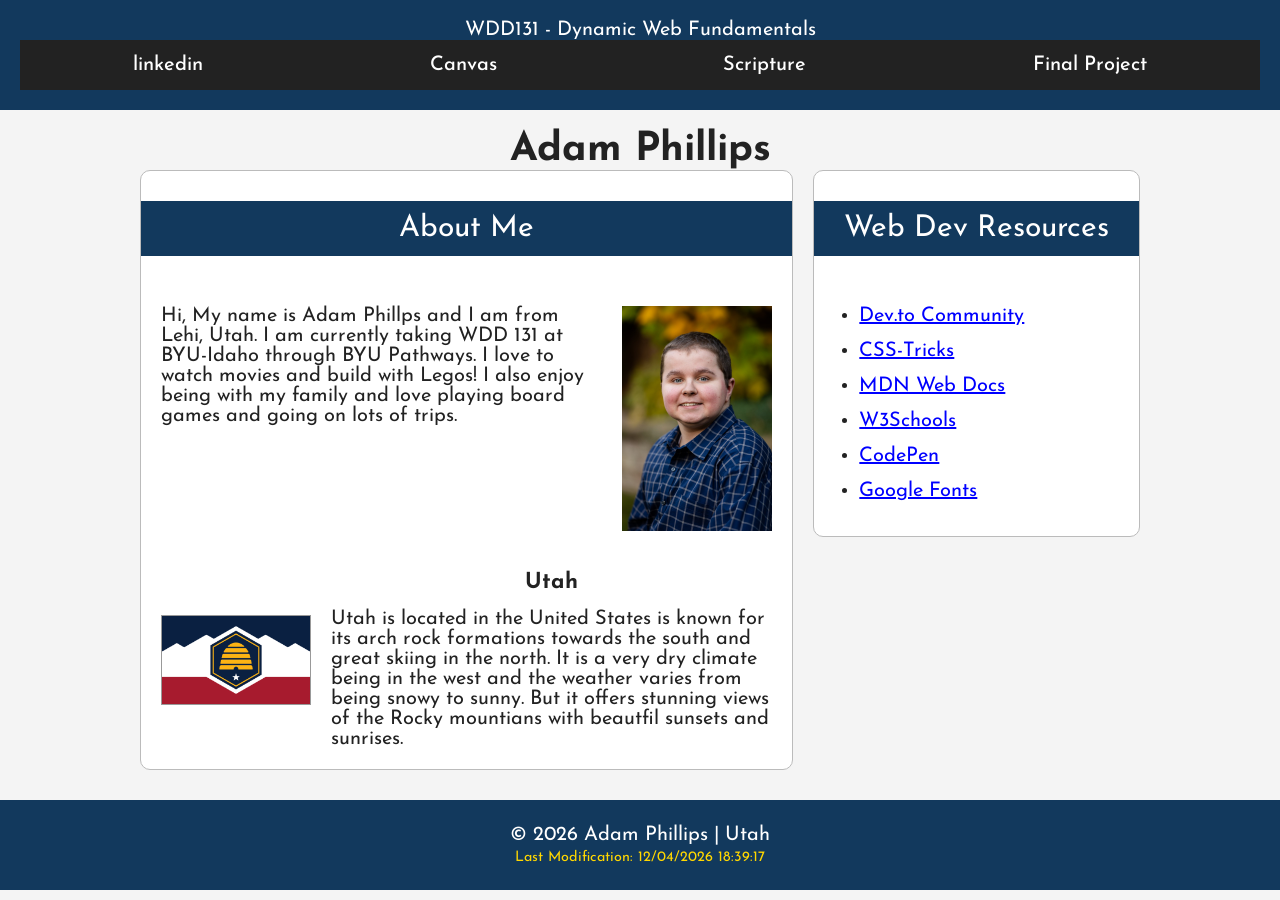
<file: index.html>
<!DOCTYPE html>
<html lang="en">

<head>
    <meta charset="UTF-8">
    <meta name="viewport" content="width=device-width, initial-scale=1.0">
    <title>WDD 131 - Dynamic Web Fundamentals - Adam Phillips</title>
    <meta name="description" content="This is Adam Phillips's BYU-Idaho WDD 131 course home page">
    <meta name="author" content="Adam Phillips">
    <link rel="stylesheet" href="styles/base.css">
    <script src="scripts/getdates.js" defer></script>

    <link rel="preconnect" href="https://fonts.googleapis.com">
    <link rel="preconnect" href="https://fonts.gstatic.com" crossorigin>
    <link href="https://fonts.googleapis.com/css2?family=Josefin+Sans:ital,wght@0,100..700;1,100..700&display=swap" rel="stylesheet">
</head>

<body>
    <header>
        <span id="course-title">WDD131 - Dynamic Web Fundamentals</span>
        <nav>
        <ul>
            <li><a href="https://www.linkedin.com/">linkedin</a></li>
            <li><a href="https://byupw.instructure.com/">Canvas</a></li>
            <li><a href="https://www.churchofjesuschrist.org/study/scriptures/nt/john/3?lang=eng&id=p16#p16">Scripture</a>
            <li><a href="#">Final Project</a></li>
        </ul>
        </nav>
    </header>

<main>
    <h1>Adam Phillips</h1>
    <div class="content">
        
        <section class="card">
                    <h2>About Me</h2>
                    <div class="about">
                        <div>
                            <p>
                                Hi, My name is Adam Phillps and I am from Lehi, Utah. I am currently taking WDD 131 at
                                BYU-Idaho through BYU Pathways.  I love to watch movies and build with Legos!  I also enjoy being with my family and love
                                playing board games and going on lots of trips.
                            </p>
                        </div>
                        <img src="images/profile.jpg" alt="Profile picture">
                    </div>
                    <div class="state">
                        <img src="images/utahflag.png" alt="Utah Flag">
                        <div>
                            <h3>Utah</h3>
                            <p>
                                Utah is located in the United States is known for its arch rock formations towards the south
                                and great skiing in the north. It is a very dry
                                climate being in the west and the weather varies from being snowy to sunny. But it offers
                                stunning views of the Rocky mountians with beautfil sunsets and sunrises.
                        </div>
                    </div>
                </section>
                <section class="card">

                    <h2>Web Dev Resources</h2>
                    <div class="resources">
                        <ul>
                            <li><a href="https://dev.to/" target="_blank">Dev.to Community</a></li>
                            <li><a href="https://css-tricks.com/" target="_blank">CSS-Tricks</a></li>
                            <li><a href="https://developer.mozilla.org/" target="_blank">MDN Web Docs</a></li>
                            <li><a href="https://www.w3schools.com/" target="_blank">W3Schools</a></li>
                            <li><a href="https://codepen.io/" target="_blank">CodePen</a></li>
                            <li><a href="https://fonts.google.com/" target="_blank">Google Fonts</a></li>

                        </ul>
                    </div>
                </section>
            </div>

</main>


        <footer>

            <p>
            &copy;
                <span id="currentyear"></span>
                Adam Phillips | Utah
            </p>

            <p class="last-modified">
            Last Modification:
            <span id="lastModified"></span>
            </p>

        </footer>

</body>
</html>
</file>
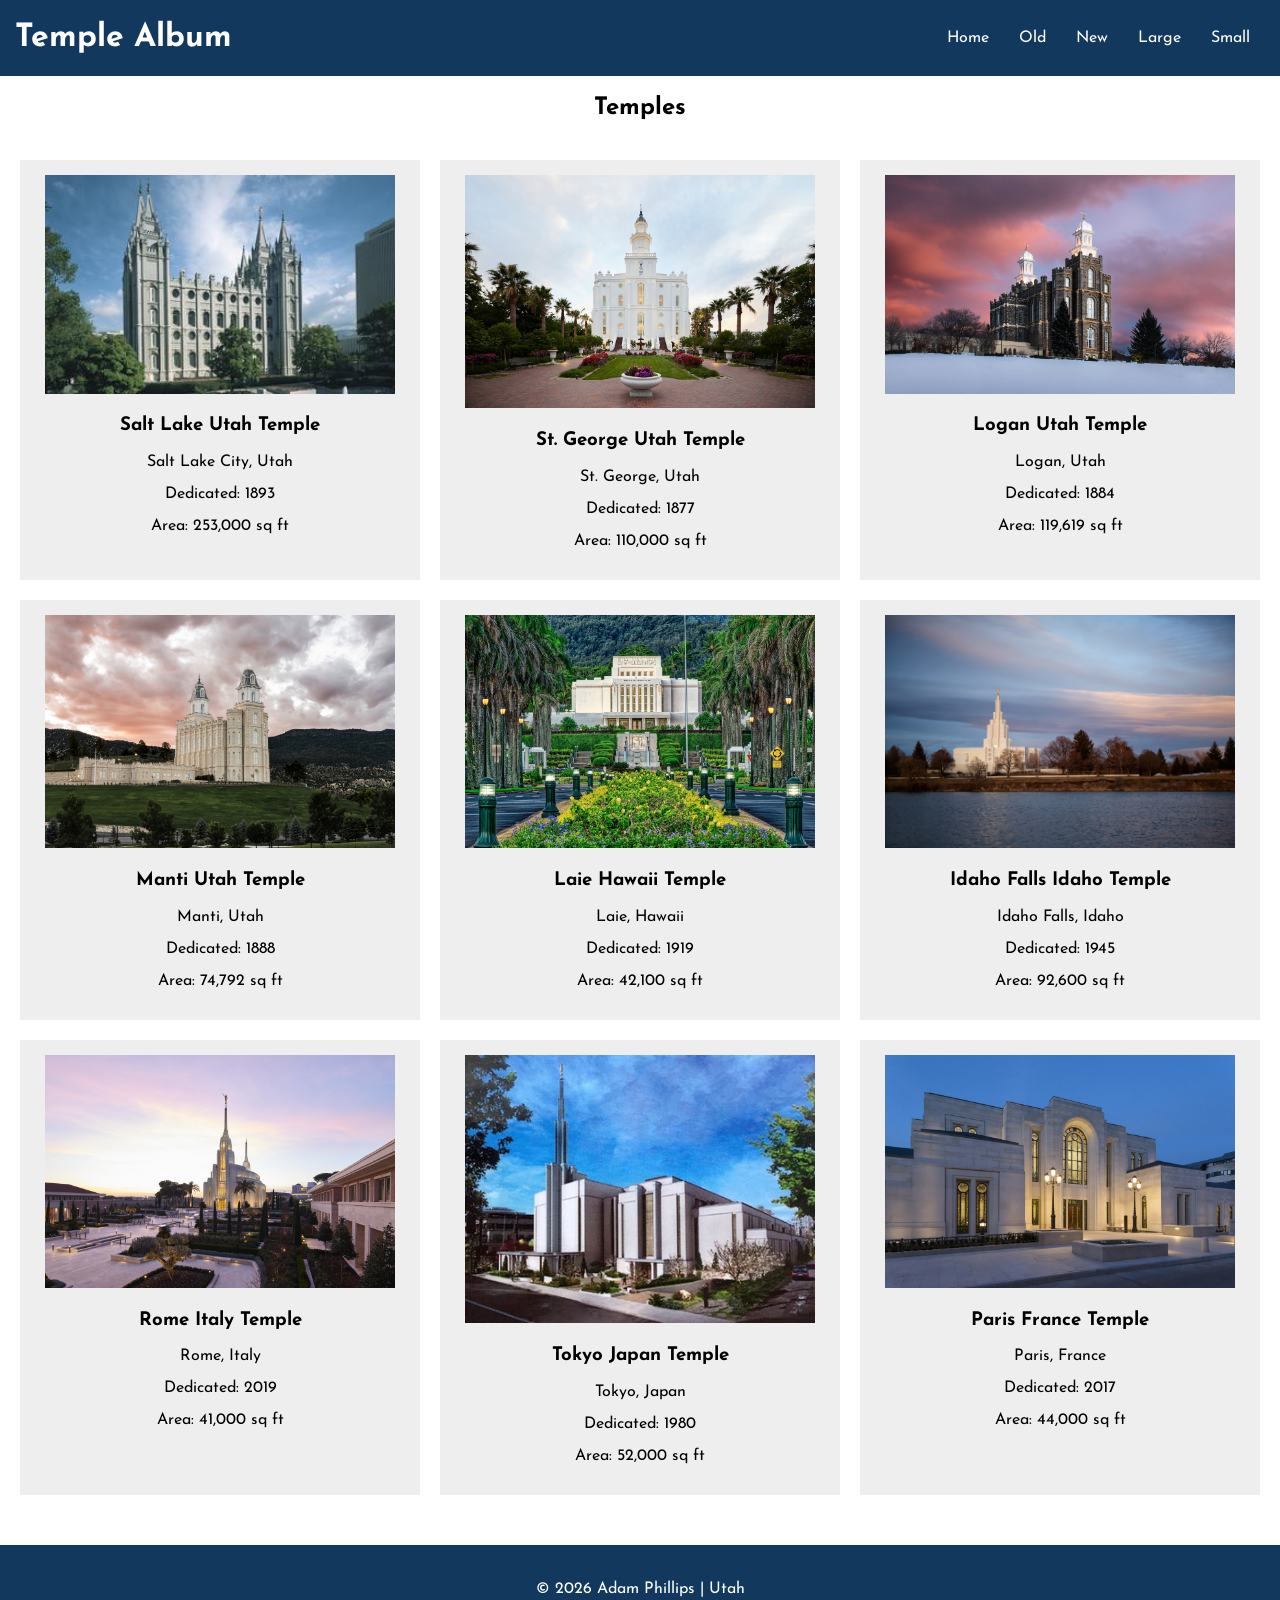
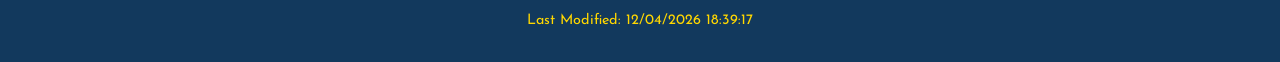
<file: filtered-temples.html>
<!DOCTYPE html>
<html lang="en">

<head>

    <meta charset="UTF-8">
    <meta name="viewport" content="width=device-width, initial-scale=1.0">

    <title>Filtered Temple Album</title>
    <meta name="description" content="This is Adam Phillips's BYU-Idaho WDD 131 Temple Album Enhancement web page">
    <meta name="author" content="Adam Phillips">
    <link rel="stylesheet" href="styles/filtered-temples.css">
    <link rel="stylesheet" href="styles/filtered-temples-large.css">

    <script src="scripts/filtered-temples.js" defer></script>

    <link rel="preconnect" href="https://fonts.googleapis.com">
    <link rel="preconnect" href="https://fonts.gstatic.com" crossorigin>
    <link href="https://fonts.googleapis.com/css2?family=Josefin+Sans:ital,wght@0,100..700;1,100..700&display=swap" rel="stylesheet">

</head>




<body>

<header>

    <h1>Temple Album</h1>

    <button id="menu">☰</button>

    <nav id="navigation">

        <a href="#" id="home">Home</a>
        <a href="#" id="old">Old</a>
        <a href="#" id="new">New</a>
        <a href="#" id="large">Large</a>
        <a href="#" id="small">Small</a>

    </nav>

</header>



<main>

    <h2>Temples</h2>

    <div class="gallery"></div>

</main>



<footer>

    <p>
        © <span id="currentyear"></span> Adam Phillips | Utah
    </p>


    <p class="last-modified">
    <span id="lastModified"></span>
    </p>


</footer>


</body>

</html>
</file>
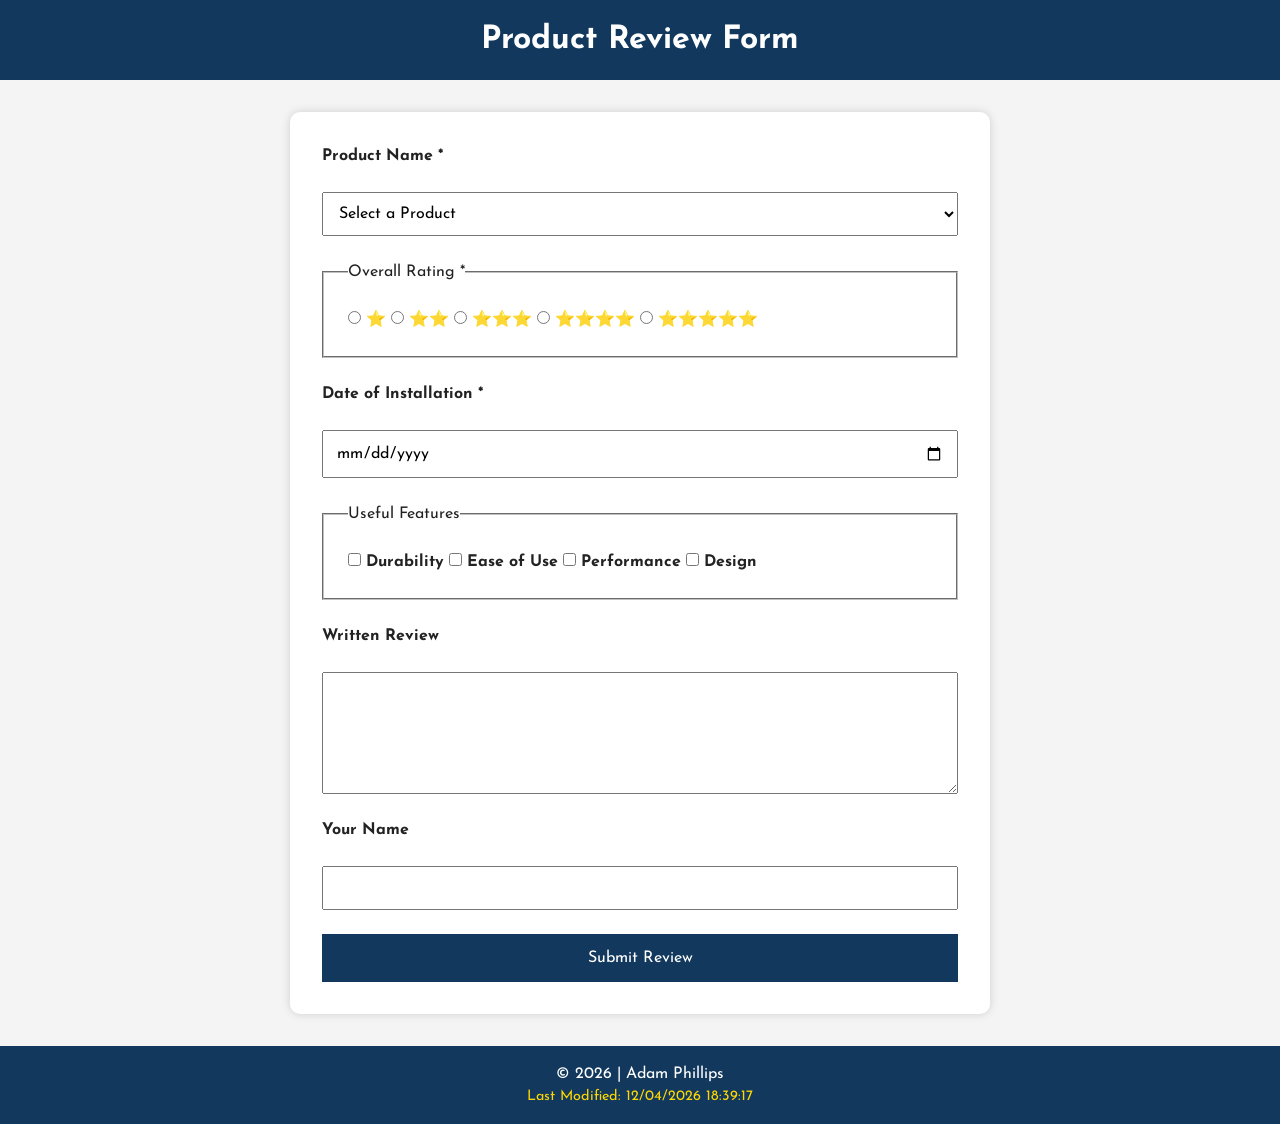
<file: form.html>
<!DOCTYPE html>
<html lang="en">
<head>
    <meta charset="UTF-8">
    <meta name="viewport" content="width=device-width, initial-scale=1.0">
    <meta name="description" content="This is Adam Phillips's BYU-Idaho WDD 131 Product review web page">
    <meta name="author" content="Adam Phillips">
    <title>Product Review Form</title>

    <link rel="stylesheet" href="styles/form.css">

    <script src="scripts/form.js" defer></script>

        <link rel="preconnect" href="https://fonts.googleapis.com">
    <link rel="preconnect" href="https://fonts.gstatic.com" crossorigin>
    <link href="https://fonts.googleapis.com/css2?family=Josefin+Sans:ital,wght@0,100..700;1,100..700&display=swap" rel="stylesheet">
</head>

<body>

<header>
    <h1>Product Review Form</h1>
</header>

<main>

<form action="review.html" method="get">

<!-- Product Name -->

<label for="product">Product Name *</label>

<select id="product" name="product" required>
<option value="" selected disabled>Select a Product</option>
</select>

<!-- Rating -->

<fieldset>

<legend>Overall Rating *</legend>


<input type="radio" id="rating1" name="rating" value="1" required>
<label for="rating1">⭐</label>


<input type="radio" id="rating2" name="rating" value="2" required>
<label for="rating2">⭐⭐</label>


<input type="radio" id="rating3" name="rating" value="3" required>
<label for="rating3">⭐⭐⭐</label>


<input type="radio" id="rating4" name="rating" value="4" required>
<label for="rating4">⭐⭐⭐⭐</label>


<input type="radio" id="rating5" name="rating" value="5" required>
<label for="rating5">⭐⭐⭐⭐⭐</label>

</fieldset>

<!-- Installation Date -->

<label for="date">Date of Installation *</label>

<input
type="date"
id="date"
name="date"
required>

<!-- Useful Features -->

<fieldset>

<legend>Useful Features</legend>


<input type="checkbox" id="feature1" name="features" value="Durability">
<label for="feature1">Durability</label>


<input type="checkbox" id="feature2" name="features" value="Ease of Use">
<label for="feature2">Ease of Use</label>


<input type="checkbox" id="feature3" name="features" value="Performance">
<label for="feature3">Performance</label>


<input type="checkbox" id="feature4" name="features" value="Design">
<label for="feature4">Design</label>

</fieldset>

<!-- Written Review -->

<label for="review">
Written Review
</label>

<textarea
id="review"
name="review"
rows="6">
</textarea>

<!-- Username -->

<label for="username">
Your Name
</label>

<input
type="text"
id="username"
name="username">

<input type="submit" value="Submit Review">

</form>

</main>

<footer>

<p>
&copy;
<span id="year"></span>
|
Adam Phillips
</p>

    <p class="last-modified">
    <span id="lastModified"></span>
    </p>

</footer>

</body>
</html>
</file>
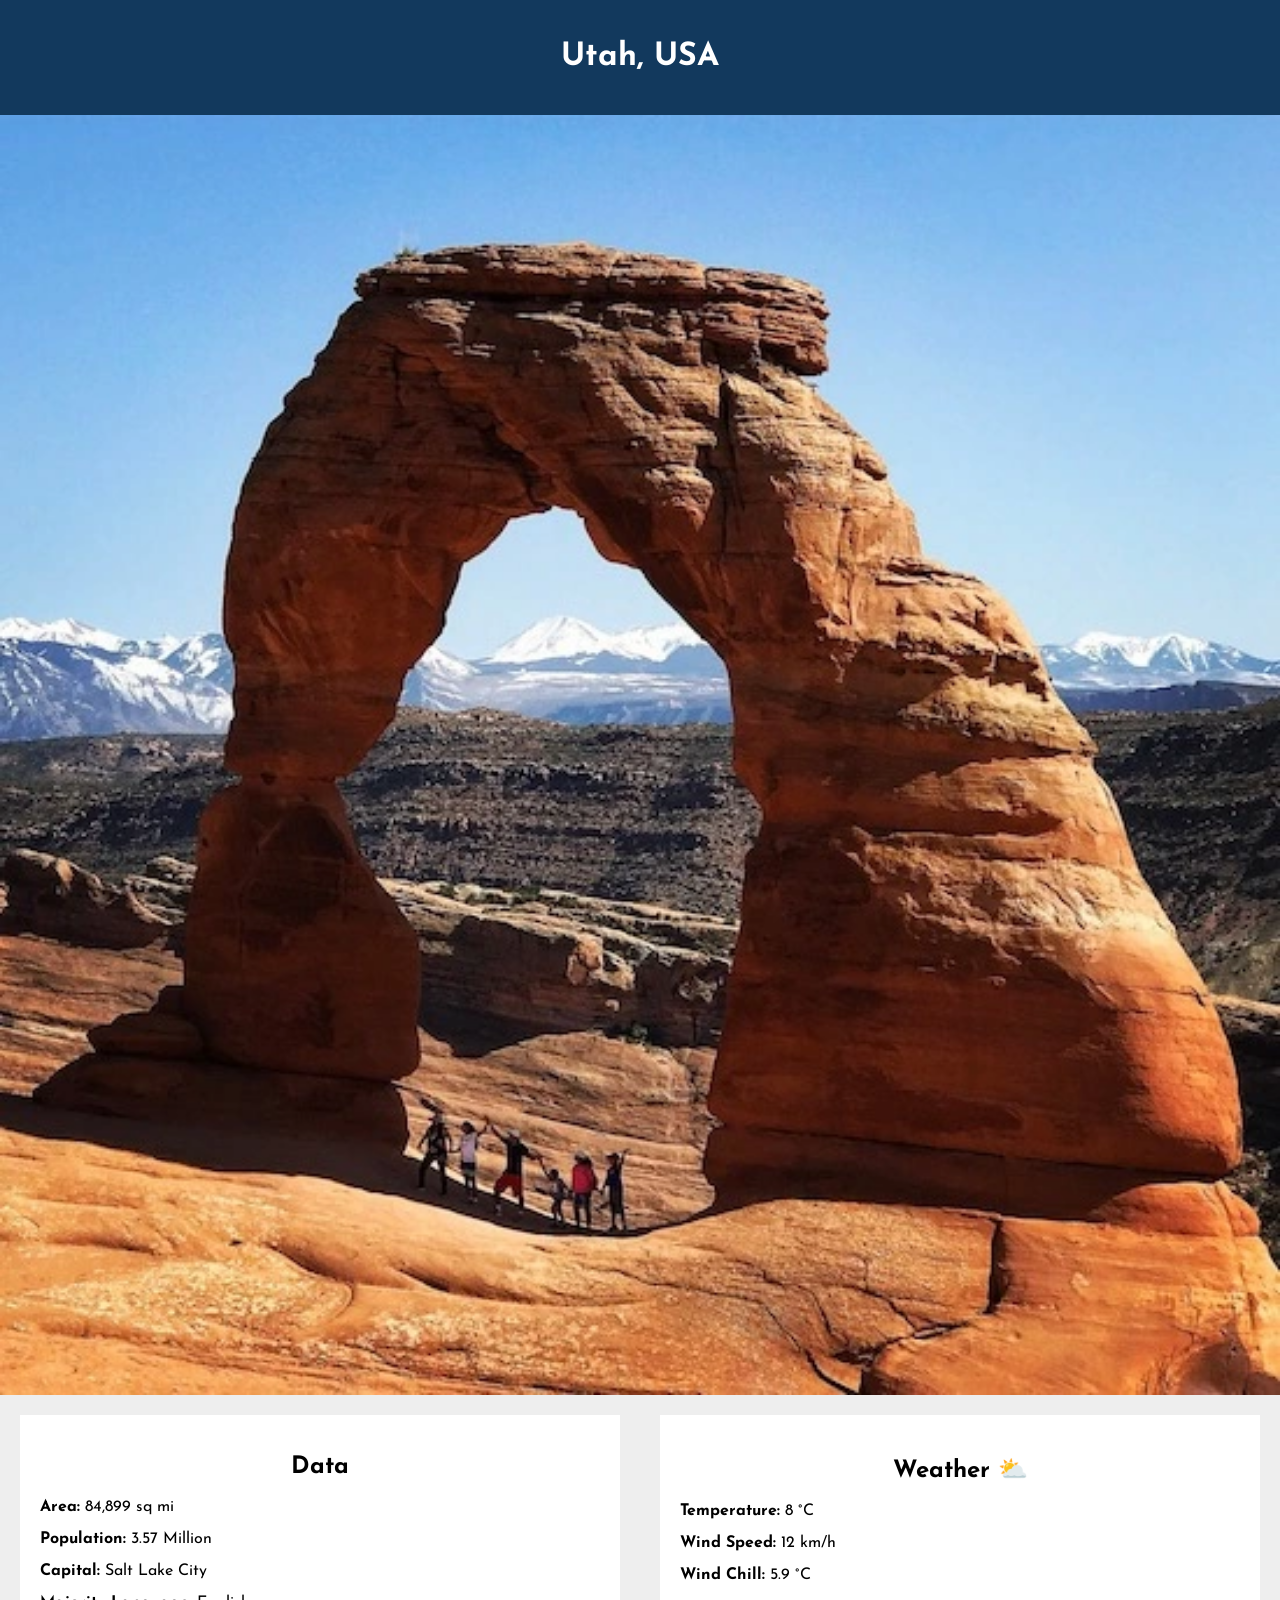
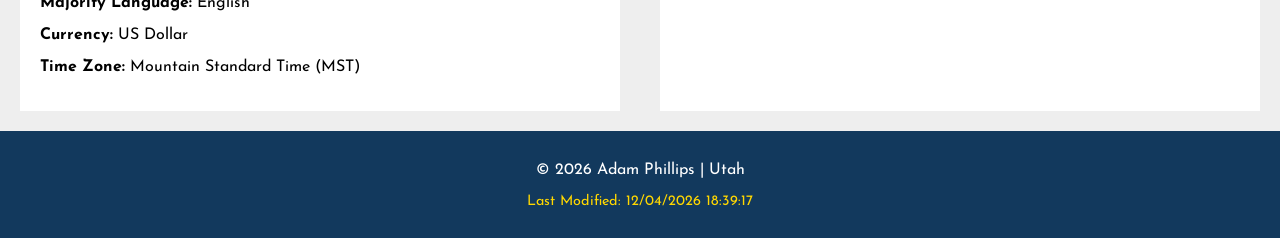
<file: place.html>
<!DOCTYPE html>
<html lang="en">
<head>
    <meta charset="UTF-8">
    <meta name="viewport" content="width=device-width, initial-scale=1.0">

    <title>Utah, USA</title>

    <meta name="description" content="This is Adam Phillips's BYU-Idaho WDD 131 country assignment web page">
    <meta name="author" content="Adam Phillips">

    <link rel="stylesheet" href="styles/place.css">
    <link rel="stylesheet" href="styles/place-large.css">

    <script src="scripts/place.js" defer></script>

        <link rel="preconnect" href="https://fonts.googleapis.com">
    <link rel="preconnect" href="https://fonts.gstatic.com" crossorigin>
    <link href="https://fonts.googleapis.com/css2?family=Josefin+Sans:ital,wght@0,100..700;1,100..700&display=swap" rel="stylesheet">
</head>

<body>

<header>
    <h1>Utah, USA</h1>
</header>

<main>

    <picture>
        <source media="(min-width: 768px)" srcset="images/utah.webp">
        <img src="images/utah.webp" alt="Utah Landscape">
    </picture>

    <section class="data">

        <h2>Data</h2>

        <p><strong>Area:</strong> 84,899 sq mi</p>

        <p><strong>Population:</strong> 3.57 Million</p>

        <p><strong>Capital:</strong> Salt Lake City</p>

        <p><strong>Majority Language:</strong> English</p>

        <p><strong>Currency:</strong> US Dollar</p>

        <p><strong>Time Zone:</strong> Mountain Standard Time (MST)</p>

    </section>

    <section class="weather">

        <h2>Weather</h2>

        <img src="images/cloud-sun.svg" alt="Weather Icon" class="weather-icon">

        <p><strong>Temperature:</strong> <span id="temp">8</span> °C</p>

        <p><strong>Wind Speed:</strong> <span id="wind">12</span> km/h</p>

        <p><strong>Wind Chill:</strong> <span id="windChill"></span></p>

    </section>

</main>

<footer>

    <p>
        © <span id="currentyear"></span> Adam Phillips | Utah
    </p>


    <p class="last-modified">
    <span id="lastModified"></span>
    </p>

</footer>

</body>
</html>
</file>
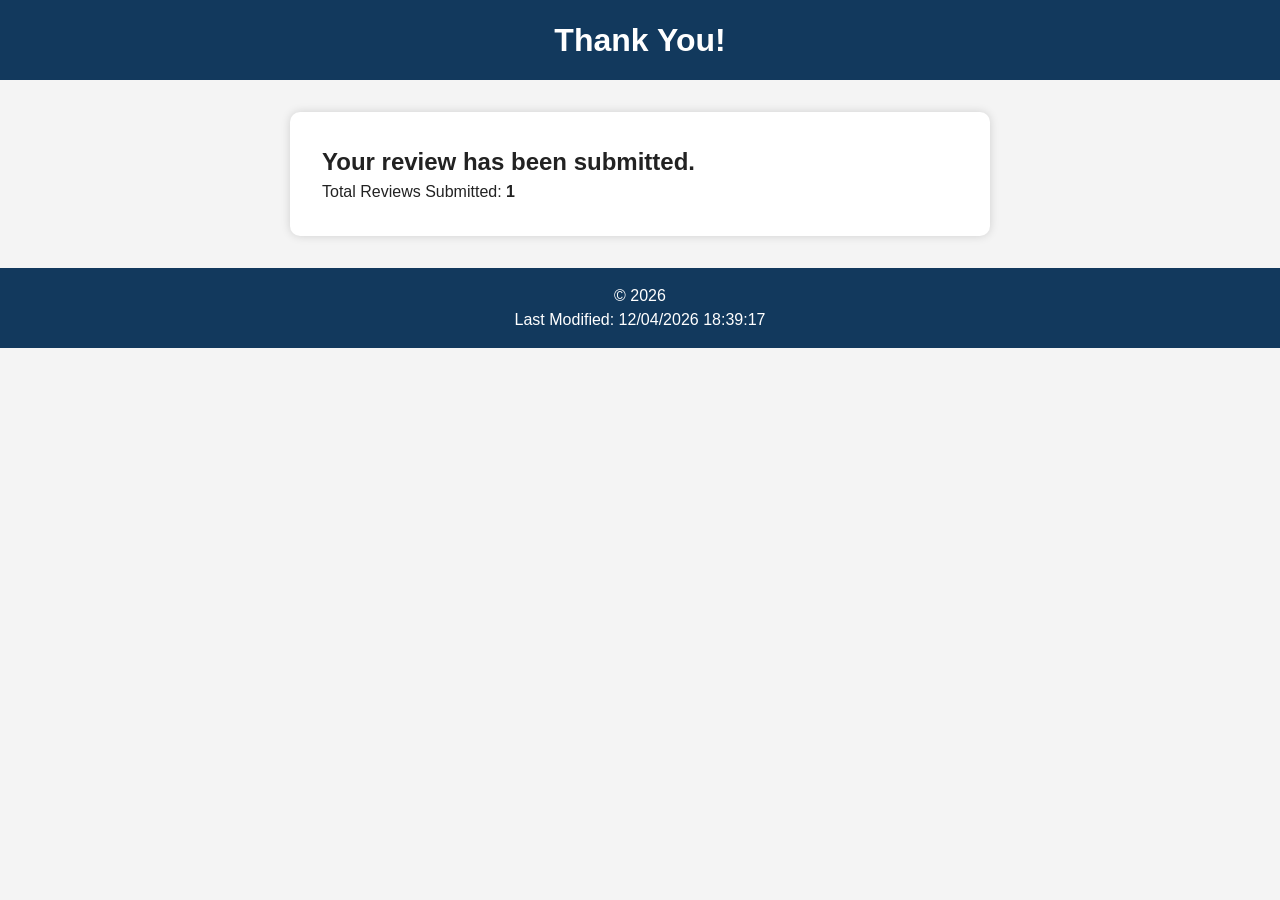
<file: review.html>
<!DOCTYPE html>
<html lang="en">

<head>

<meta charset="UTF-8">

<meta
name="viewport"
content="width=device-width, initial-scale=1.0">

<title>Thank You</title>

<link rel="stylesheet" href="styles/form.css">

<script src="scripts/review.js" defer></script>

</head>

<body>

<header>

<h1>Thank You!</h1>

</header>

<main>

<h2>Your review has been submitted.</h2>

<p>

Total Reviews Submitted:

<strong id="reviewCount"></strong>

</p>

</main>

<footer>

<p>

&copy;

<span id="year"></span>

</p>

<span id="lastModified"></span>

</footer>

</body>

</html>
</file>
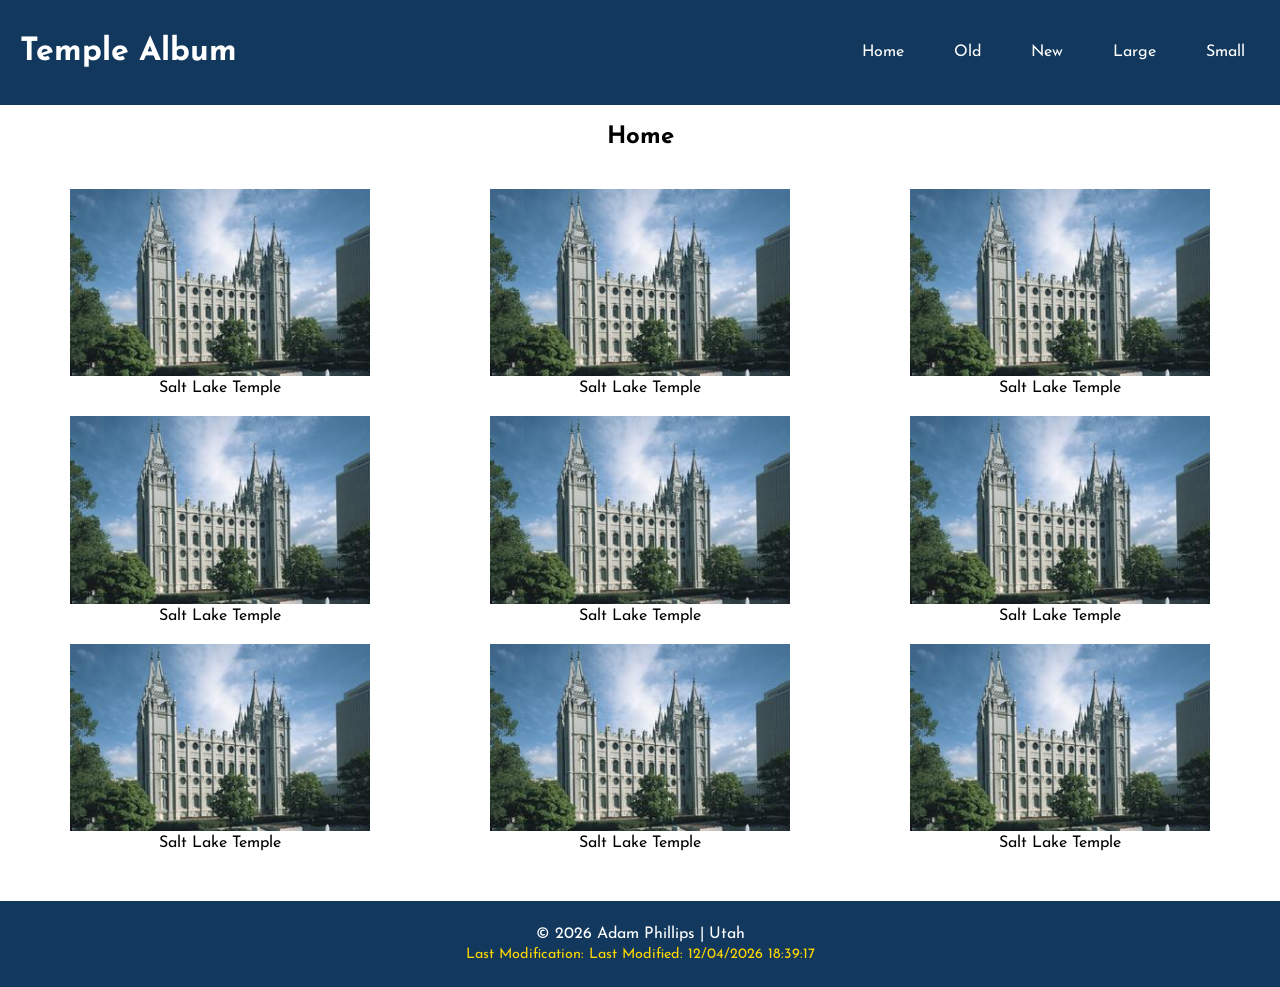
<file: temples.html>
<!DOCTYPE html>
<html lang="en">
<head>

    <meta charset="UTF-8">
    <meta name="viewport" content="width=device-width, initial-scale=1.0">

    <title>Temple Album</title>
    <meta name="description" content="This is Adam Phillips's BYU-Idaho WDD 131 Temple Album web page">
    <meta name="author" content="Adam Phillips">
    <link rel="stylesheet" href="styles/temples.css">
    <link rel="stylesheet" href="styles/temples-large.css">

    <script src="scripts/temples.js" defer></script>

    <link rel="preconnect" href="https://fonts.googleapis.com">
    <link rel="preconnect" href="https://fonts.gstatic.com" crossorigin>
    <link href="https://fonts.googleapis.com/css2?family=Josefin+Sans:ital,wght@0,100..700;1,100..700&display=swap" rel="stylesheet">

</head>

<body>

<header>

    <h1>Temple Album</h1>

    <button id="menu">☰</button>

    <nav id="navigation">

        <a href="#" id="home">Home</a>
        <a href="#" id="old">Old</a>
        <a href="#" id="new">New</a>
        <a href="#" id="large">Large</a>
        <a href="#" id="small">Small</a>

    </nav>

</header>

<main>

    <h2>Home</h2>

    <div class="gallery">
        <figure>
            <img src="images/salt-lake-temple.jpg" alt="Salt Lake Temple">
            <figcaption>Salt Lake Temple</figcaption>
        </figure>
        <figure>
            <img src="images/salt-lake-temple.jpg" alt="Salt Lake Temple">
            <figcaption>Salt Lake Temple</figcaption>
        </figure>
        <figure>
            <img src="images/salt-lake-temple.jpg" alt="Salt Lake Temple">
            <figcaption>Salt Lake Temple</figcaption>
        </figure>
        <figure>
            <img src="images/salt-lake-temple.jpg" alt="Salt Lake Temple">
            <figcaption>Salt Lake Temple</figcaption>
        </figure>
        <figure>
            <img src="images/salt-lake-temple.jpg" alt="Salt Lake Temple">
            <figcaption>Salt Lake Temple</figcaption>
        </figure>
        <figure>
            <img src="images/salt-lake-temple.jpg" alt="Salt Lake Temple">
            <figcaption>Salt Lake Temple</figcaption>
        </figure>
        <figure>
            <img src="images/salt-lake-temple.jpg" alt="Salt Lake Temple">
            <figcaption>Salt Lake Temple</figcaption>
        </figure>
        <figure>
            <img src="images/salt-lake-temple.jpg" alt="Salt Lake Temple">
            <figcaption>Salt Lake Temple</figcaption>
        </figure>
        <figure>
            <img src="images/salt-lake-temple.jpg" alt="Salt Lake Temple">
            <figcaption>Salt Lake Temple</figcaption>
        </figure>
    </div>

</main>

<footer>

    <p>
        © <span id="currentyear"></span> Adam Phillips | Utah
    </p>


    <p class="last-modified">
    Last Modification:
    <span id="lastModified"></span>
    </p>


</footer>

</body>
</html>
</file>
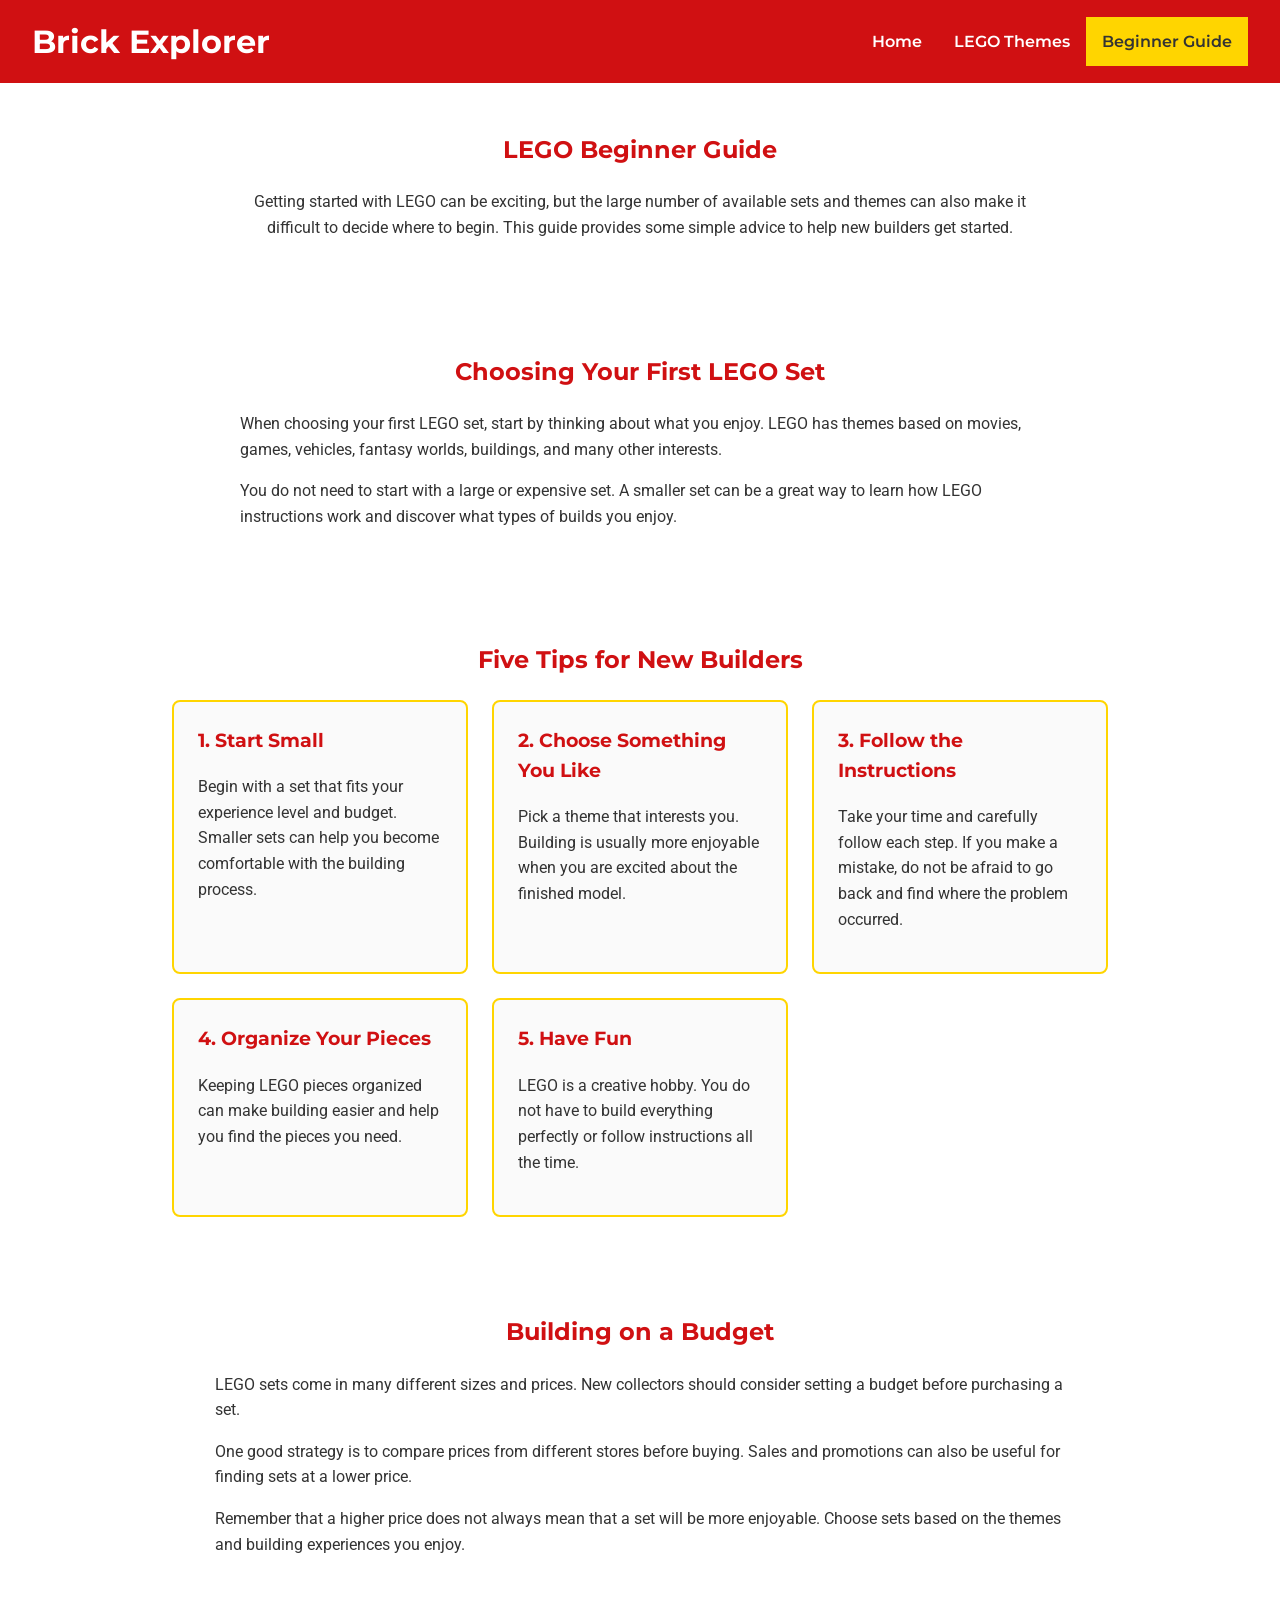
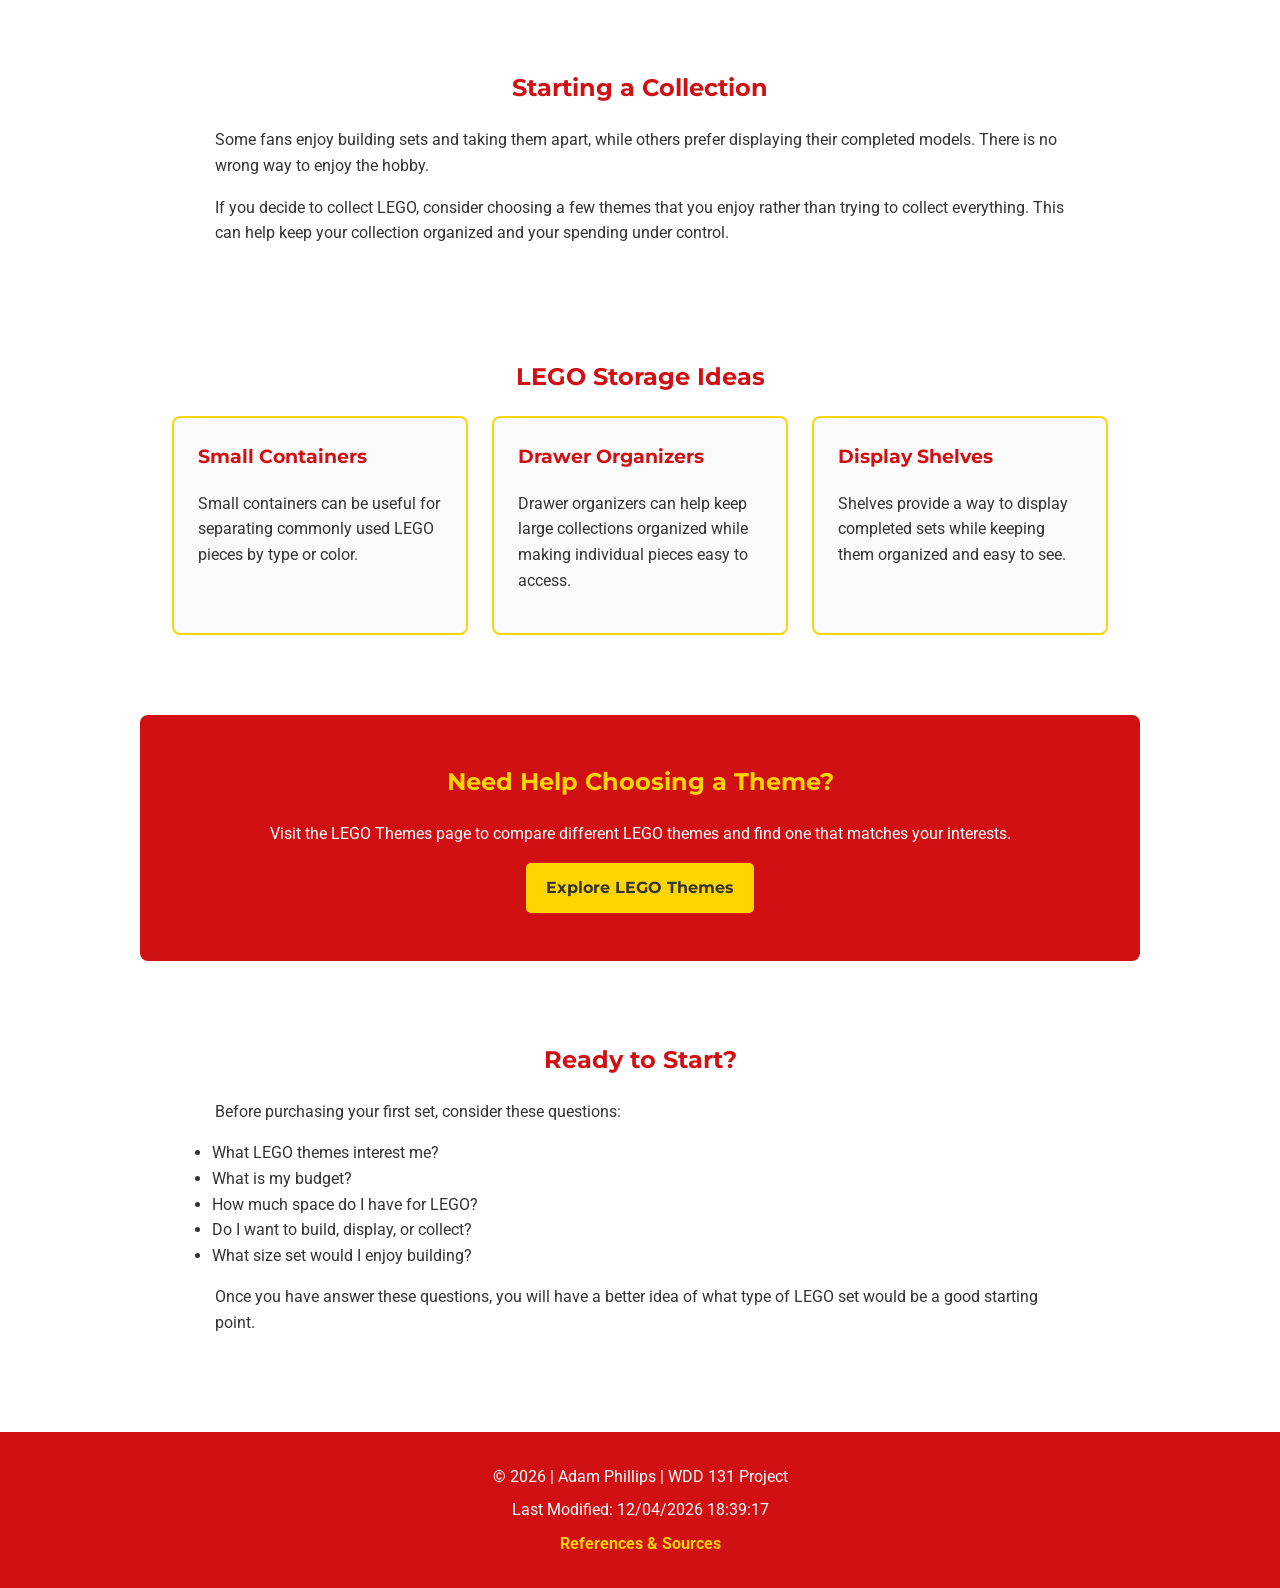
<file: project/beginner.html>
<!DOCTYPE html>
<html lang="en-US">

<head>
    <meta charset="UTF-8">
    <meta name="viewport" content="width=device-width, initial-scale=1.0">

    <meta name="description"
        content="Brick Explorer's beginner guide provides helpful tips for choosing LEGO sets, building, budgeting, and starting a LEGO collection.">
    <meta name="author" content="Adam Phillips">

    <title>Brick Explorer | Beginner Guide</title>

    <!-- Google Fonts -->
    <link rel="preconnect" href="https://fonts.googleapis.com">
    <link rel="preconnect" href="https://fonts.gstatic.com" crossorigin>
    <link
        href="https://fonts.googleapis.com/css2?family=Montserrat:wght@600;700&family=Roboto:wght@400;500&display=swap"
        rel="stylesheet">

    <!-- CSS -->
    <link rel="stylesheet" href="project/lego.css">

    <!-- JavaScript -->
    <script src="project/lego.js" defer></script>
</head>

<body>

    <!-- HEADER -->

    <header>

        <div class="logo">
            <h1>Brick Explorer</h1>
        </div>

        <button id="menu-button" aria-label="Open Navigation">
            ☰
        </button>

        <nav id="navigation">

            <ul>

                <li>
                    <a href="homepage.html">Home</a>
                </li>

                <li>
                    <a href="themes.html">LEGO Themes</a>
                </li>

                <li>
                    <a href="beginner.html" class="active">Beginner Guide</a>
                </li>

            </ul>

        </nav>

    </header>


    <main>

        <!-- INTRODUCTION -->

        <section class="page-introduction">

            <h2>LEGO Beginner Guide</h2>

            <p>
                Getting started with LEGO can be exciting, but the large
                number of available sets and themes can also make it
                difficult to decide where to begin. This guide provides
                some simple advice to help new builders get started.
            </p>

        </section>


        <!-- FIRST SET -->

        <section class="beginner-section">

            <h2>Choosing Your First LEGO Set</h2>

            <p>
                When choosing your first LEGO set, start by thinking about
                what you enjoy. LEGO has themes based on movies, games,
                vehicles, fantasy worlds, buildings, and many other
                interests.
            </p>

            <p>
                You do not need to start with a large or expensive set.
                A smaller set can be a great way to learn how LEGO
                instructions work and discover what types of builds
                you enjoy.
            </p>

        </section>


        <!-- TIPS -->

        <section class="benefits">

            <h2>Five Tips for New Builders</h2>

            <div class="benefit-grid">

                <div>

                    <h3>1. Start Small</h3>

                    <p>
                        Begin with a set that fits your experience level
                        and budget. Smaller sets can help you become
                        comfortable with the building process.
                    </p>

                </div>

                <div>

                    <h3>2. Choose Something You Like</h3>

                    <p>
                        Pick a theme that interests you. Building is
                        usually more enjoyable when you are excited
                        about the finished model.
                    </p>

                </div>

                <div>

                    <h3>3. Follow the Instructions</h3>

                    <p>
                        Take your time and carefully follow each step.
                        If you make a mistake, do not be afraid to go
                        back and find where the problem occurred.
                    </p>

                </div>

                <div>

                    <h3>4. Organize Your Pieces</h3>

                    <p>
                        Keeping LEGO pieces organized can make building
                        easier and help you find the pieces you need.
                    </p>

                </div>

                <div>

                    <h3>5. Have Fun</h3>

                    <p>
                        LEGO is a creative hobby. You do not have to
                        build everything perfectly or follow instructions
                        all the time.
                    </p>

                </div>

            </div>

        </section>


        <!-- BUDGET -->

        <section class="choose-theme">

            <h2>Building on a Budget</h2>

            <p>
                LEGO sets come in many different sizes and prices.
                New collectors should consider setting a budget before
                purchasing a set.
            </p>

            <p>
                One good strategy is to compare prices from different
                stores before buying. Sales and promotions can also be
                useful for finding sets at a lower price.
            </p>

            <p>
                Remember that a higher price does not always mean that
                a set will be more enjoyable. Choose sets based on the
                themes and building experiences you enjoy.
            </p>

        </section>


        <!-- COLLECTION -->

        <section class="history">

            <h2>Starting a Collection</h2>

            <p>
                Some fans enjoy building sets and taking them apart,
                while others prefer displaying their completed models.
                There is no wrong way to enjoy the hobby.
            </p>

            <p>
                If you decide to collect LEGO, consider choosing a few
                themes that you enjoy rather than trying to collect
                everything. This can help keep your collection organized
                and your spending under control.
            </p>

        </section>


        <!-- STORAGE -->

        <section class="benefits">

            <h2>LEGO Storage Ideas</h2>

            <div class="benefit-grid">

                <div>

                    <h3>Small Containers</h3>

                    <p>
                        Small containers can be useful for separating
                        commonly used LEGO pieces by type or color.
                    </p>

                </div>

                <div>

                    <h3>Drawer Organizers</h3>

                    <p>
                        Drawer organizers can help keep large collections
                        organized while making individual pieces easy
                        to access.
                    </p>

                </div>

                <div>

                    <h3>Display Shelves</h3>

                    <p>
                        Shelves provide a way to display completed sets
                        while keeping them organized and easy to see.
                    </p>

                </div>

            </div>

        </section>


        <!-- THEME RECOMMENDATION -->

        <section class="theme-recommendation">

            <h2>Need Help Choosing a Theme?</h2>

            <p>
                Visit the LEGO Themes page to compare different LEGO
                themes and find one that matches your interests.
            </p>

            <a href="themes.html" class="button">
                Explore LEGO Themes
            </a>

        </section>


        <!-- BEGINNER CHECKLIST -->

        <section class="choose-theme">

            <h2>Ready to Start?</h2>

            <p>
                Before purchasing your first set, consider these questions:
            </p>

            <ul>
                <li>What LEGO themes interest me?</li>
                <li>What is my budget?</li>
                <li>How much space do I have for LEGO?</li>
                <li>Do I want to build, display, or collect?</li>
                <li>What size set would I enjoy building?</li>
            </ul>

            <p>
                Once you have answer these questions, you will have a
                better idea of what type of LEGO set would be a good
                starting point.
            </p>

        </section>

    </main>


    <!-- FOOTER -->

    <footer>

        <p>
            &copy;
            <span id="currentyear"></span>
            | Adam Phillips | WDD 131 Project
        </p>

        <p id="lastModified"></p>

        <p>
        <a href="references.html" class="footer-link">
            References & Sources
        </a>
        </p>
    </footer>

</body>

</html>
</file>
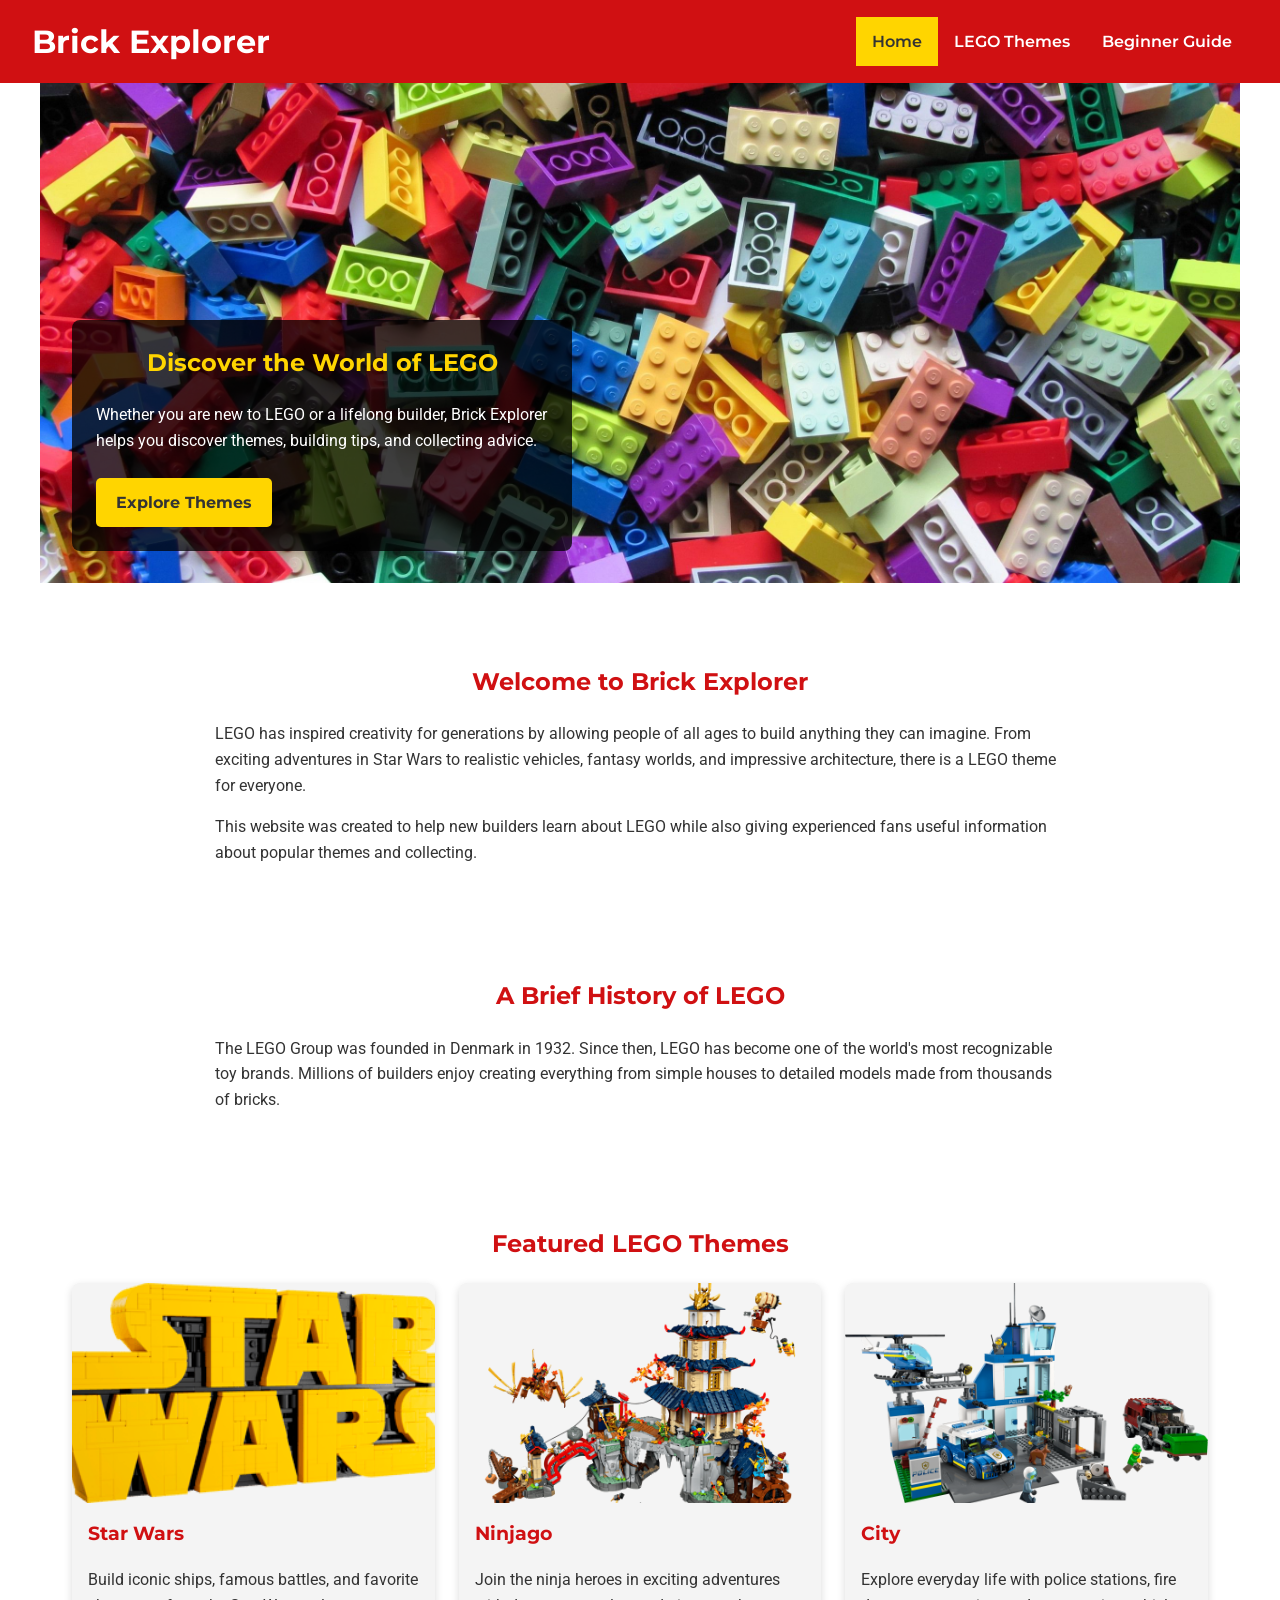
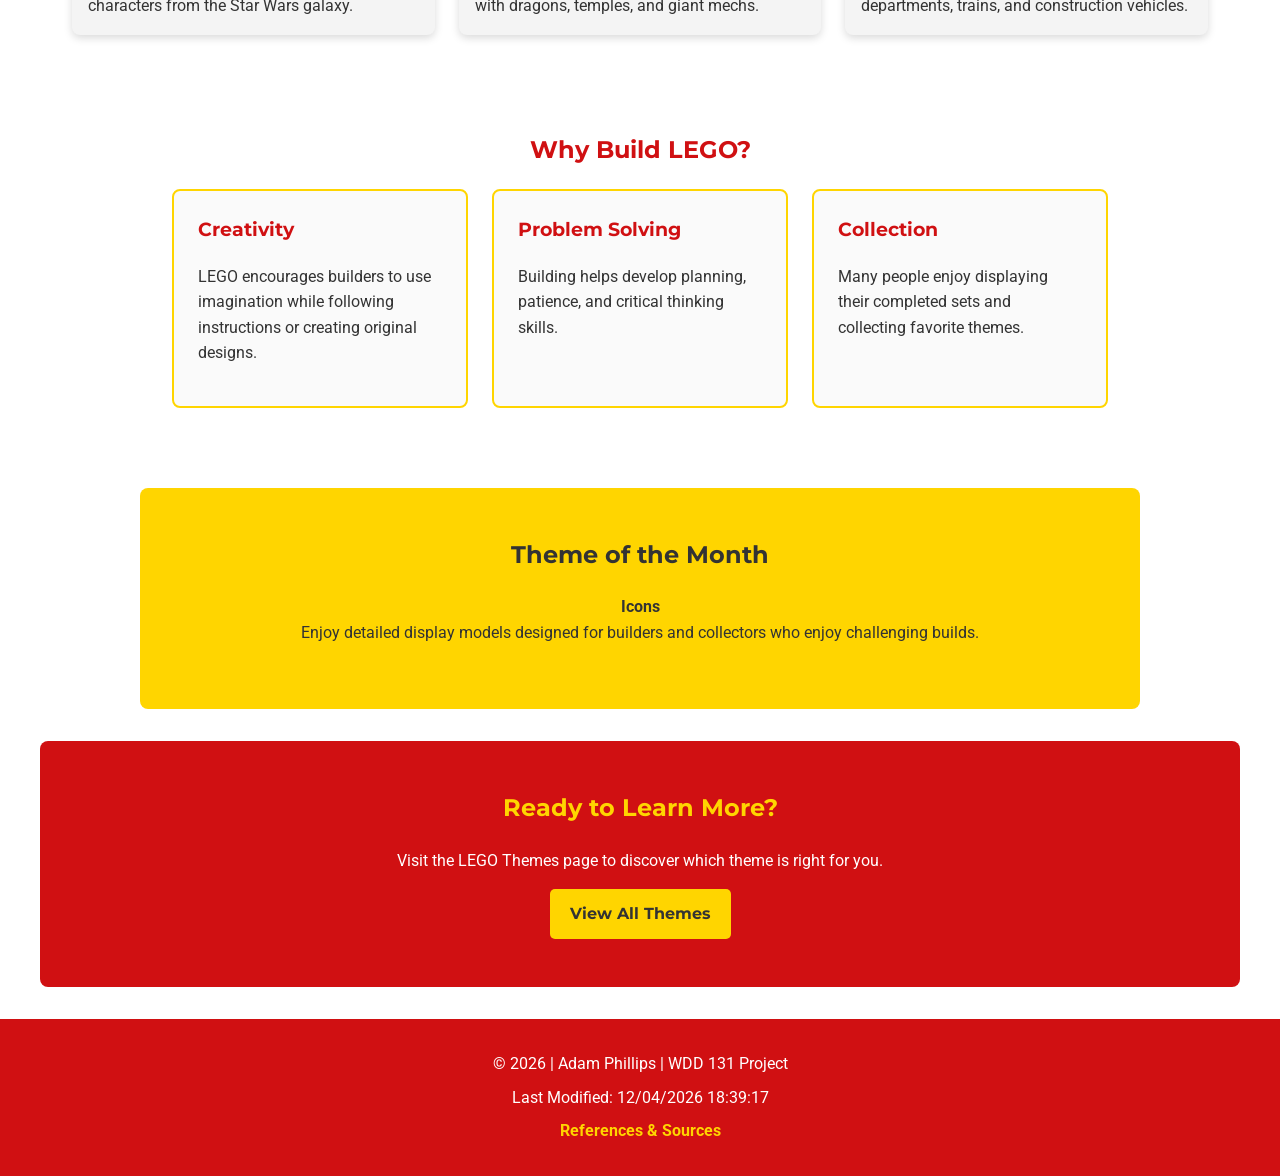
<file: project/homepage.html>
<!DOCTYPE html>
<html lang="en-US">
<head>
    <meta charset="UTF-8">
    <meta name="viewport" content="width=device-width, initial-scale=1.0">
    <meta name="description" content="This is Adam Phillips final project webpage for WDD131 which is a lego informational website">
    <meta name="author" content="Adam Phillips">

    <title>Brick Explorer | Home</title>

    <!-- Google Fonts -->
    <link rel="preconnect" href="https://fonts.googleapis.com">
    <link rel="preconnect" href="https://fonts.gstatic.com" crossorigin>
    <link href="https://fonts.googleapis.com/css2?family=Montserrat:wght@600;700&family=Roboto:wght@400;500&display=swap" rel="stylesheet">

    <!-- CSS -->
    <link rel="stylesheet" href="project/lego.css">

    <!-- JavaScript -->
    <script src="project/lego.js" defer></script>
</head>

<body>

<header>

    <div class="logo">
        <h1>Brick Explorer</h1>
    </div>

    <button id="menu-button" aria-label="Open Navigation">
        ☰
    </button>

    <nav id="navigation">
        <ul>
            <li><a href="index.html" class="active">Home</a></li>
            <li><a href="themes.html">LEGO Themes</a></li>
            <li><a href="beginner.html">Beginner Guide</a></li>
        </ul>
    </nav>

</header>

<main>

    <!-- Hero Banner -->

    <section class="hero">

        <img src="project/bricks.jpg"
             alt="Colorful collection of LEGO bricks">

        <div class="hero-text">
            <h2>Discover the World of LEGO</h2>

            <p>
                Whether you are new to LEGO or a lifelong builder,
                Brick Explorer helps you discover themes, building tips,
                and collecting advice.
            </p>

            <a href="themes.html" class="button">
                Explore Themes
            </a>

        </div>

    </section>

    <!-- Welcome -->

    <section class="welcome">

        <h2>Welcome to Brick Explorer</h2>

        <p>
            LEGO has inspired creativity for generations by allowing
            people of all ages to build anything they can imagine.
            From exciting adventures in Star Wars to realistic vehicles,
            fantasy worlds, and impressive architecture, there is a LEGO
            theme for everyone.
        </p>

        <p>
            This website was created to help new builders learn about
            LEGO while also giving experienced fans useful information
            about popular themes and collecting.
        </p>

    </section>

    <!-- History -->

    <section class="history">

        <h2>A Brief History of LEGO</h2>

        <p>
            The LEGO Group was founded in Denmark in 1932.
            Since then, LEGO has become one of the world's
            most recognizable toy brands. Millions of builders
            enjoy creating everything from simple houses to
            detailed models made from thousands of bricks.
        </p>

    </section>

    <!-- Featured Themes -->

    <section class="featured">

        <h2>Featured LEGO Themes</h2>

        <div class="card-container">

            <article class="card">

                <img src="project/starwars.png"
                     alt="LEGO Star Wars set">

                <h3>Star Wars</h3>

                <p>
                    Build iconic ships, famous battles,
                    and favorite characters from the Star Wars galaxy.
                </p>

            </article>

            <article class="card">

                <img src="project/ninjago.png"
                     alt="LEGO Ninjago set">

                <h3>Ninjago</h3>

                <p>
                    Join the ninja heroes in exciting adventures
                    with dragons, temples, and giant mechs.
                </p>

            </article>

            <article class="card">

                <img src="project/city.png"
                     alt="LEGO City set">

                <h3>City</h3>

                <p>
                    Explore everyday life with police stations,
                    fire departments, trains, and construction vehicles.
                </p>

            </article>

        </div>

    </section>

    <!-- Why LEGO -->

    <section class="benefits">

        <h2>Why Build LEGO?</h2>

        <div class="benefit-grid">

            <div>

                <h3>Creativity</h3>

                <p>
                    LEGO encourages builders to use imagination
                    while following instructions or creating
                    original designs.
                </p>

            </div>

            <div>

                <h3>Problem Solving</h3>

                <p>
                    Building helps develop planning,
                    patience, and critical thinking skills.
                </p>

            </div>

            <div>

                <h3>Collection</h3>

                <p>
                    Many people enjoy displaying their
                    completed sets and collecting favorite themes.
                </p>

            </div>

        </div>

    </section>

    <!-- Theme of the Month -->

    <section class="theme-month">

        <h2>Theme of the Month</h2>

        <p id="theme-display">
            Loading...
        </p>

    </section>

    <!-- Call to Action -->

    <section class="cta">

        <h2>Ready to Learn More?</h2>

        <p>
            Visit the LEGO Themes page to discover
            which theme is right for you.
        </p>

        <a href="themes.html" class="button">
            View All Themes
        </a>

    </section>

</main>

<footer>

    <p>
        &copy;
        <span id="currentyear"></span>
        | Adam Phillips | WDD 131 Project
    </p>

    <p id="lastModified"></p>
    <p>
    <a href="references.html" class="footer-link">
        References & Sources
     </a>
    </p>

</footer>

</body>
</html>
</file>
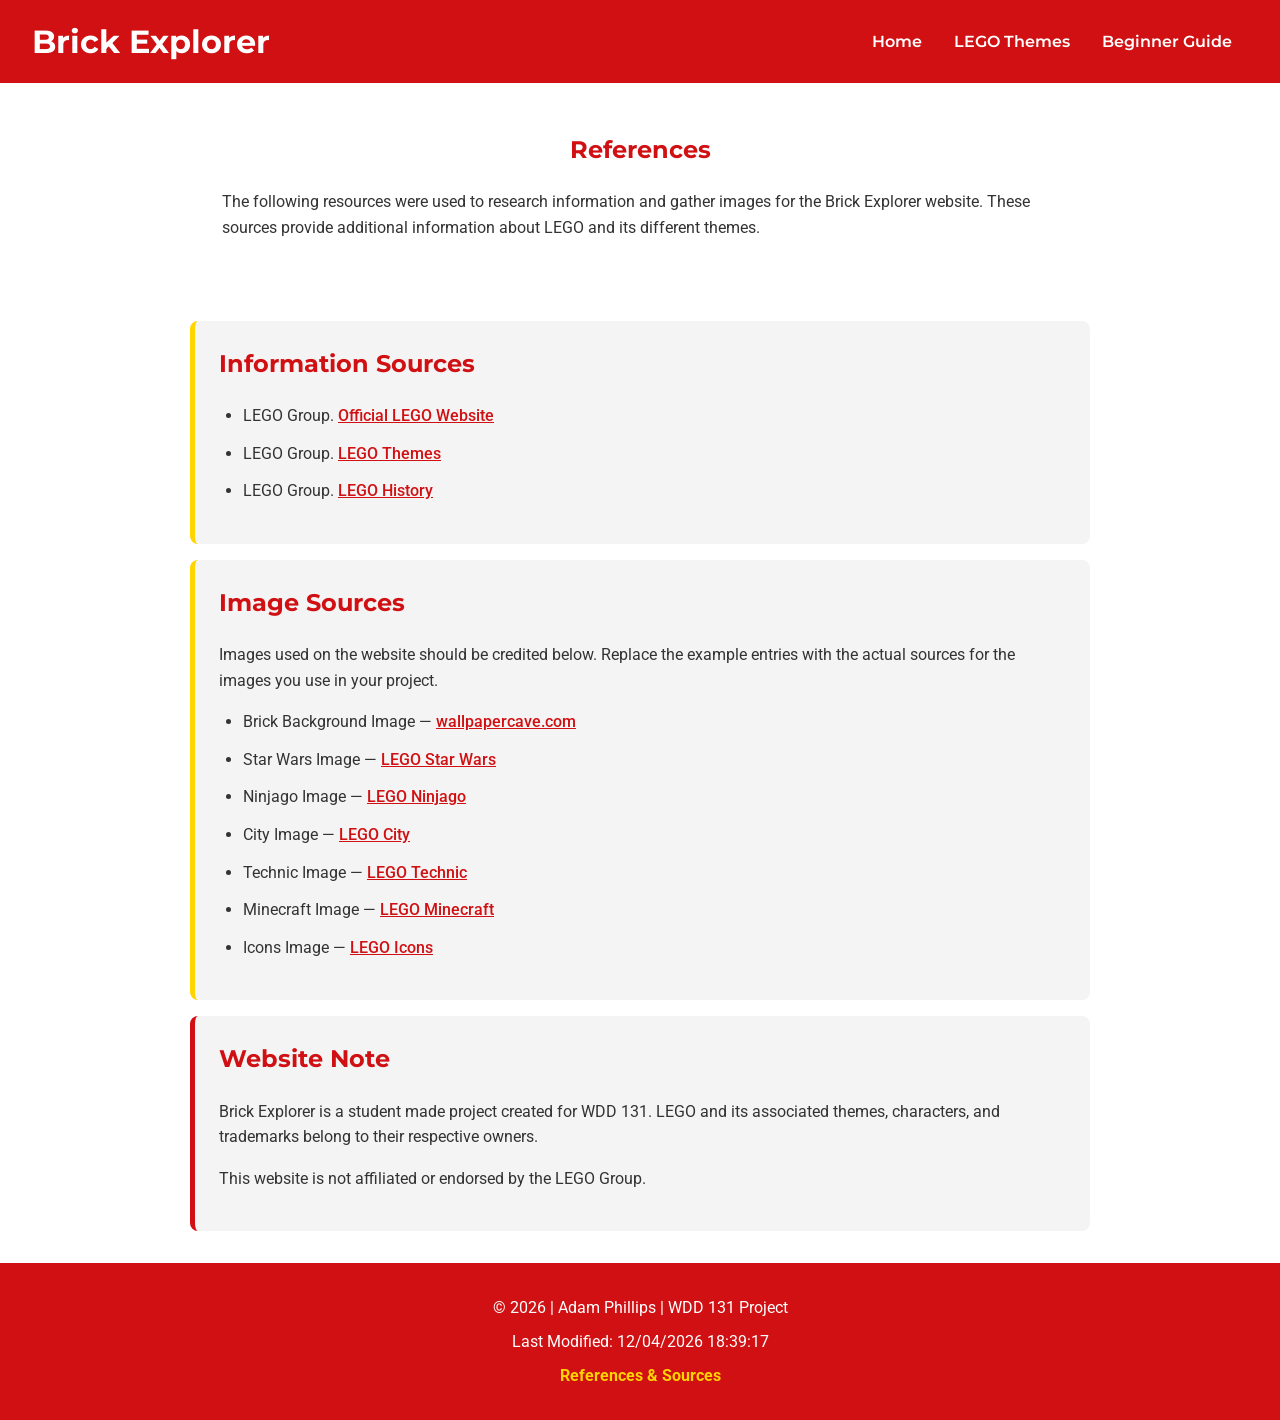
<file: project/references.html>
<!DOCTYPE html>
<html lang="en-US">

<head>
    <meta charset="UTF-8">
    <meta name="viewport" content="width=device-width, initial-scale=1.0">

    <meta name="description"
        content="References and sources used for the Brick Explorer LEGO informational website.">
    <meta name="author" content="Adam Phillips">

    <title>Brick Explorer | References</title>

    <!-- Google Fonts -->
    <link rel="preconnect" href="https://fonts.googleapis.com">
    <link rel="preconnect" href="https://fonts.gstatic.com" crossorigin>
    <link
        href="https://fonts.googleapis.com/css2?family=Montserrat:wght@600;700&family=Roboto:wght@400;500&display=swap"
        rel="stylesheet">

    <!-- CSS -->
    <link rel="stylesheet" href="project/lego.css">

    <!-- JavaScript -->
    <script src="project/lego.js" defer></script>
</head>

<body>

    <!-- HEADER -->

    <header>

        <div class="logo">
            <h1>Brick Explorer</h1>
        </div>

        <button id="menu-button" aria-label="Open Navigation">
            ☰
        </button>

        <nav id="navigation">

            <ul>

                <li>
                    <a href="homepage.html">Home</a>
                </li>

                <li>
                    <a href="themes.html">LEGO Themes</a>
                </li>

                <li>
                    <a href="beginner.html">Beginner Guide</a>
                </li>

            </ul>

        </nav>

    </header>


    <main>

        <!-- PAGE INTRODUCTION -->

        <section class="references-introduction">

            <h2>References</h2>

            <p>
                The following resources were used to research information
                and gather images for the Brick Explorer website. These
                sources provide additional information about LEGO and
                its different themes.
            </p>

        </section>


        <!-- INFORMATION SOURCES -->

        <section class="reference-section">

            <h2>Information Sources</h2>

            <ul class="reference-list">

                <li>
                    LEGO Group.
                    <a href="https://www.lego.com/"
                       target="_blank"
                       rel="noopener noreferrer">
                        Official LEGO Website
                    </a>
                </li>

                <li>
                    LEGO Group.
                    <a href="https://www.lego.com/en-us/themes"
                       target="_blank"
                       rel="noopener noreferrer">
                        LEGO Themes
                    </a>
                </li>

                <li>
                    LEGO Group.
                    <a href="https://www.lego.com/en-us/history"
                       target="_blank"
                       rel="noopener noreferrer">
                        LEGO History
                    </a>
                </li>

            </ul>

        </section>


        <!-- IMAGE SOURCES -->

        <section class="reference-section">

            <h2>Image Sources</h2>

            <p>
                Images used on the website should be credited below.
                Replace the example entries with the actual sources
                for the images you use in your project.
            </p>

            <ul class="reference-list">

                <li>
                    Brick Background Image —
                    <a href="https://wallpapercave.com/w/wp9290584"
                       target="_blank"
                       rel="noopener noreferrer">
                        wallpapercave.com
                    </a>
                </li>

                <li>
                    Star Wars Image —
                    <a href="https://www.lego.com/en-us/product/brick-built-star-wars-logo-75407" target="_blank" rel="noopener noreferrer">
                        LEGO Star Wars
                    </a>
                </li>

                <li>
                    Ninjago Image —
                    <a href="https://www.lego.com/en-us/product/tournament-temple-city-71814" target="_blank" rel="noopener noreferrer">
                        LEGO Ninjago
                    </a>
                </li>

                <li>
                    City Image —
                    <a href="https://www.lego.com/en-us/product/police-station-60316" target="_blank" rel="noopener noreferrer">
                        LEGO City
                    </a>
                </li>

                <li>
                    Technic Image —
                    <a href="https://www.lego.com/en-us/product/mclaren-p1-42172" target="_blank" rel="noopener noreferrer">
                        LEGO Technic
                    </a>
                </li>

                <li>
                    Minecraft Image —
                    <a href="https://www.lego.com/en-us/product/steves-taiga-adventure-21583" target="_blank" rel="noopener noreferrer">
                        LEGO Minecraft
                    </a>
                </li>

                <li>
                    Icons Image —
                    <a href="https://www.lego.com/en-us/product/lego-titanic-10294" target="_blank" rel="noopener noreferrer"> 
                        LEGO Icons 
                    </a>
                </li>

            </ul>

        </section>


        <!-- DISCLAIMER -->

        <section class="reference-section reference-note">

            <h2>Website Note</h2>

            <p>
                Brick Explorer is a student made project created
                for WDD 131. LEGO and its associated themes, characters,
                and trademarks belong to their respective owners.
            </p>

            <p>
                This website is not affiliated or endorsed by the
                LEGO Group.
            </p>

        </section>

    </main>


    <!-- FOOTER -->

    <footer>

        <p>
            &copy;
            <span id="currentyear"></span>
            | Adam Phillips | WDD 131 Project
        </p>

        <p id="lastModified"></p>

        <p>
            <a href="references.html" class="footer-link">
                References & Sources
            </a>
        </p>

    </footer>

</body>

</html>
</file>
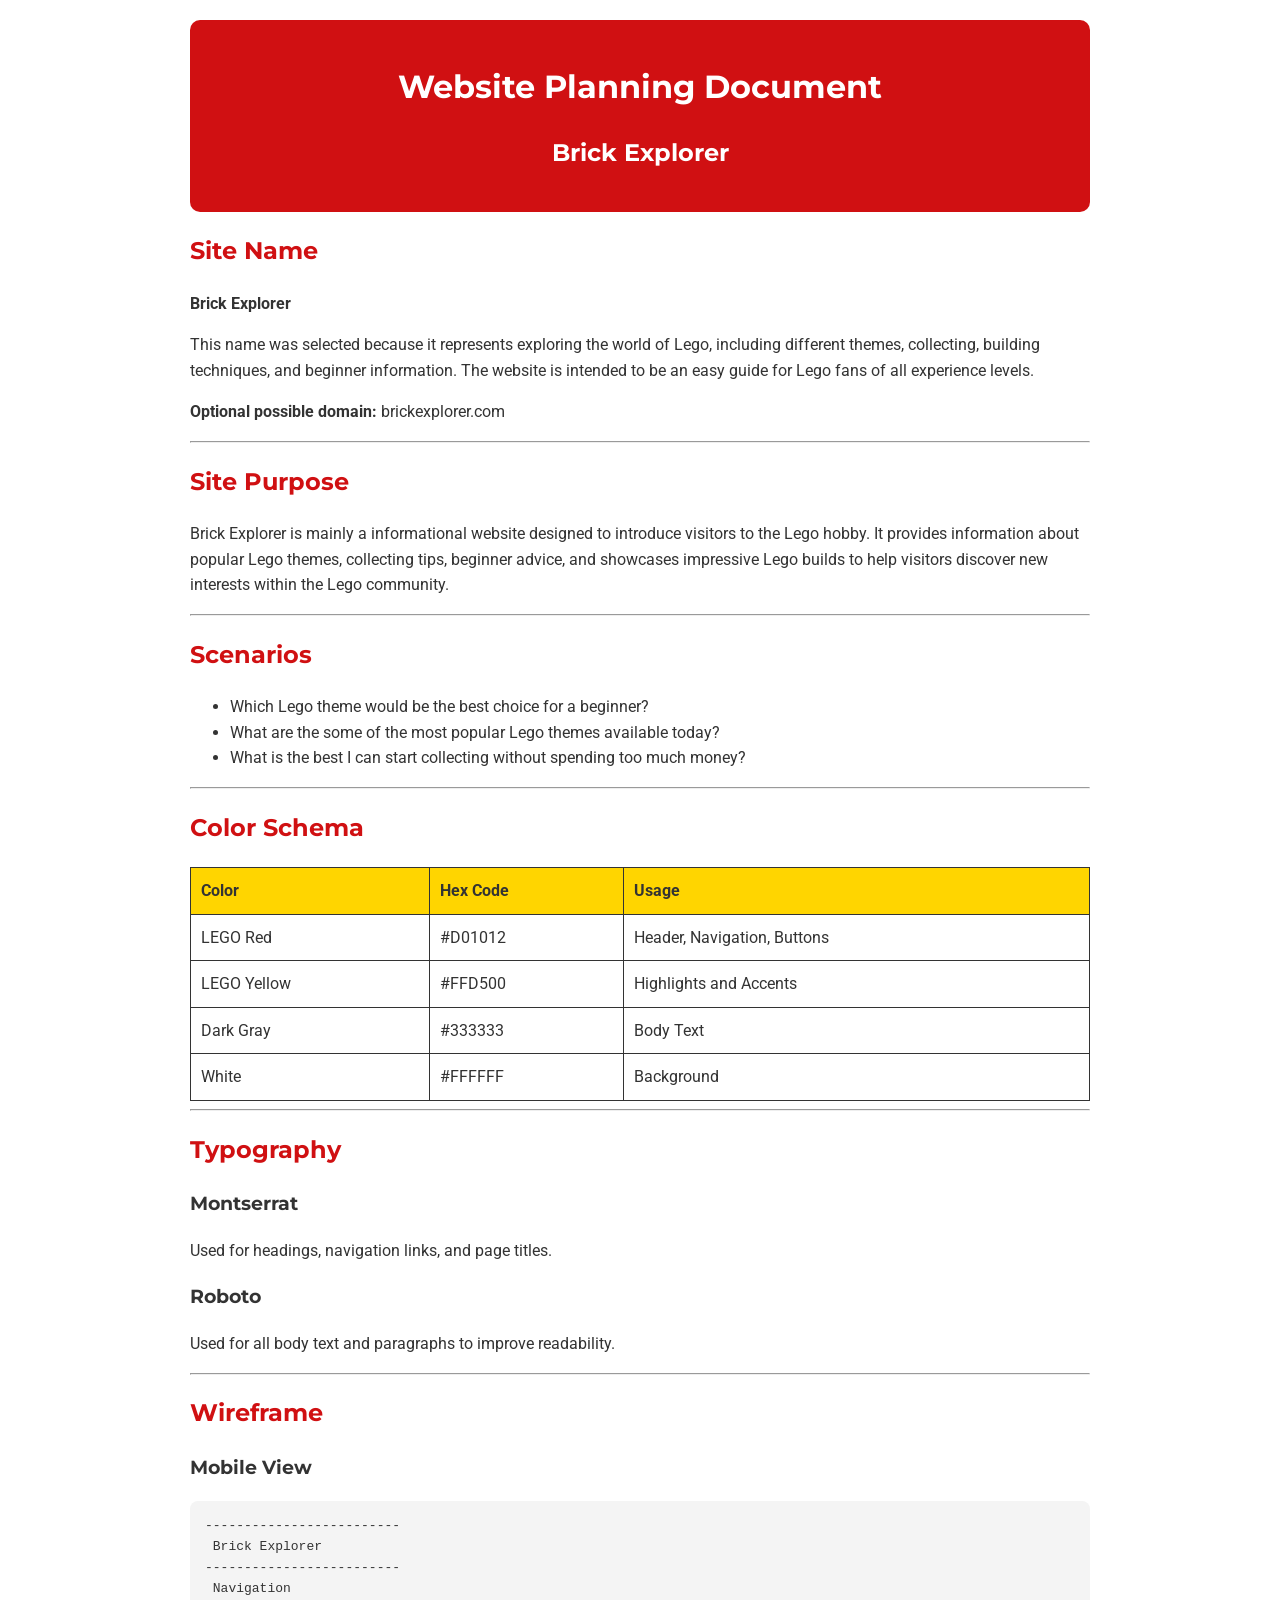
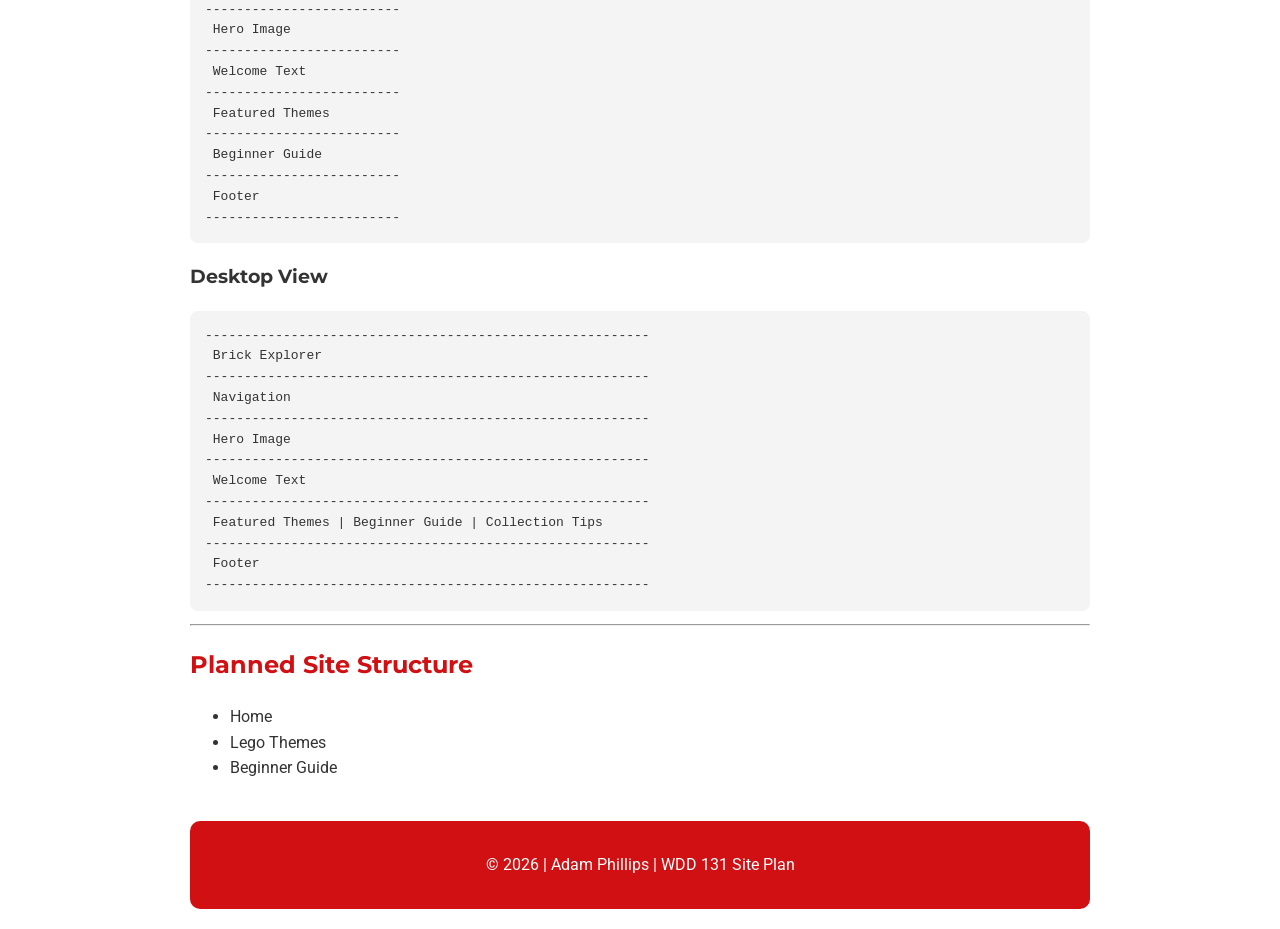
<file: project/siteplan.html>
<!DOCTYPE html>
<html lang="en">
<head>
    <meta charset="UTF-8">
    <meta name="viewport" content="width=device-width, initial-scale=1.0">
    <meta name="description" content="This is Adam Phillips's BYU-Idaho WDD 131 course website project">
    <meta name="author" content="Adam Phillips">
    <title>Brick Explorer Site Plan</title>

    <!-- Google Font -->
    <link rel="preconnect" href="https://fonts.googleapis.com">
    <link rel="preconnect" href="https://fonts.gstatic.com" crossorigin>
    <link href="https://fonts.googleapis.com/css2?family=Montserrat:wght@400;700&family=Roboto:wght@400;500&display=swap" rel="stylesheet">

    <link rel="stylesheet" href="project/siteplan.css">
</head>

<body>

<header>
    <h1>Website Planning Document</h1>
    <h2>Brick Explorer</h2>
</header>

<main>

<section>
    <h2>Site Name</h2>

    <p><strong>Brick Explorer</strong></p>

    <p>
        This name was selected because it represents exploring the world of Lego,
        including different themes, collecting, building techniques, and beginner
        information. The website is intended to be an easy guide for Lego
        fans of all experience levels.
    </p>

    <p><strong>Optional possible domain:</strong> brickexplorer.com</p>
</section>

<hr>

<section>
    <h2>Site Purpose</h2>

    <p>
        Brick Explorer is mainly a informational website designed to introduce visitors
        to the Lego hobby. It provides information about popular Lego themes,
        collecting tips, beginner advice, and showcases impressive Lego builds to
        help visitors discover new interests within the Lego community.
    </p>
</section>

<hr>

<section>
    <h2>Scenarios</h2>

    <ul>
        <li>Which Lego theme would be the best choice for a beginner?</li>

        <li>What are the some of the most popular Lego themes available today?</li>

        <li>What is the best I can start collecting without spending too much money?</li>
    </ul>
</section>

<hr>

<section>
    <h2>Color Schema</h2>

    <table>
        <tr>
            <th>Color</th>
            <th>Hex Code</th>
            <th>Usage</th>
        </tr>

        <tr>
            <td>LEGO Red</td>
            <td>#D01012</td>
            <td>Header, Navigation, Buttons</td>
        </tr>

        <tr>
            <td>LEGO Yellow</td>
            <td>#FFD500</td>
            <td>Highlights and Accents</td>
        </tr>

        <tr>
            <td>Dark Gray</td>
            <td>#333333</td>
            <td>Body Text</td>
        </tr>

        <tr>
            <td>White</td>
            <td>#FFFFFF</td>
            <td>Background</td>
        </tr>
    </table>
</section>

<hr>

<section>
    <h2>Typography</h2>

    <h3>Montserrat</h3>

    <p>
        Used for headings, navigation links, and page titles.
    </p>

    <h3>Roboto</h3>

    <p>
        Used for all body text and paragraphs to improve readability.
    </p>

</section>

<hr>

<section>
    <h2>Wireframe</h2>

    <h3>Mobile View</h3>

<pre>
-------------------------
 Brick Explorer
-------------------------
 Navigation
-------------------------
 Hero Image
-------------------------
 Welcome Text
-------------------------
 Featured Themes
-------------------------
 Beginner Guide
-------------------------
 Footer
-------------------------
</pre>

    <h3>Desktop View</h3>

<pre>
---------------------------------------------------------
 Brick Explorer
---------------------------------------------------------
 Navigation
---------------------------------------------------------
 Hero Image
---------------------------------------------------------
 Welcome Text
---------------------------------------------------------
 Featured Themes | Beginner Guide | Collection Tips
---------------------------------------------------------
 Footer
---------------------------------------------------------
</pre>

</section>

<hr>

<section>

<h2>Planned Site Structure</h2>

<ul>
    <li>Home</li>
    <li>Lego Themes</li>
    <li>Beginner Guide</li>
</ul>

</section>

</main>

<footer>

<p>
&copy; 2026 | Adam Phillips | WDD 131 Site Plan
</p>

</footer>

</body>
</html>
</file>
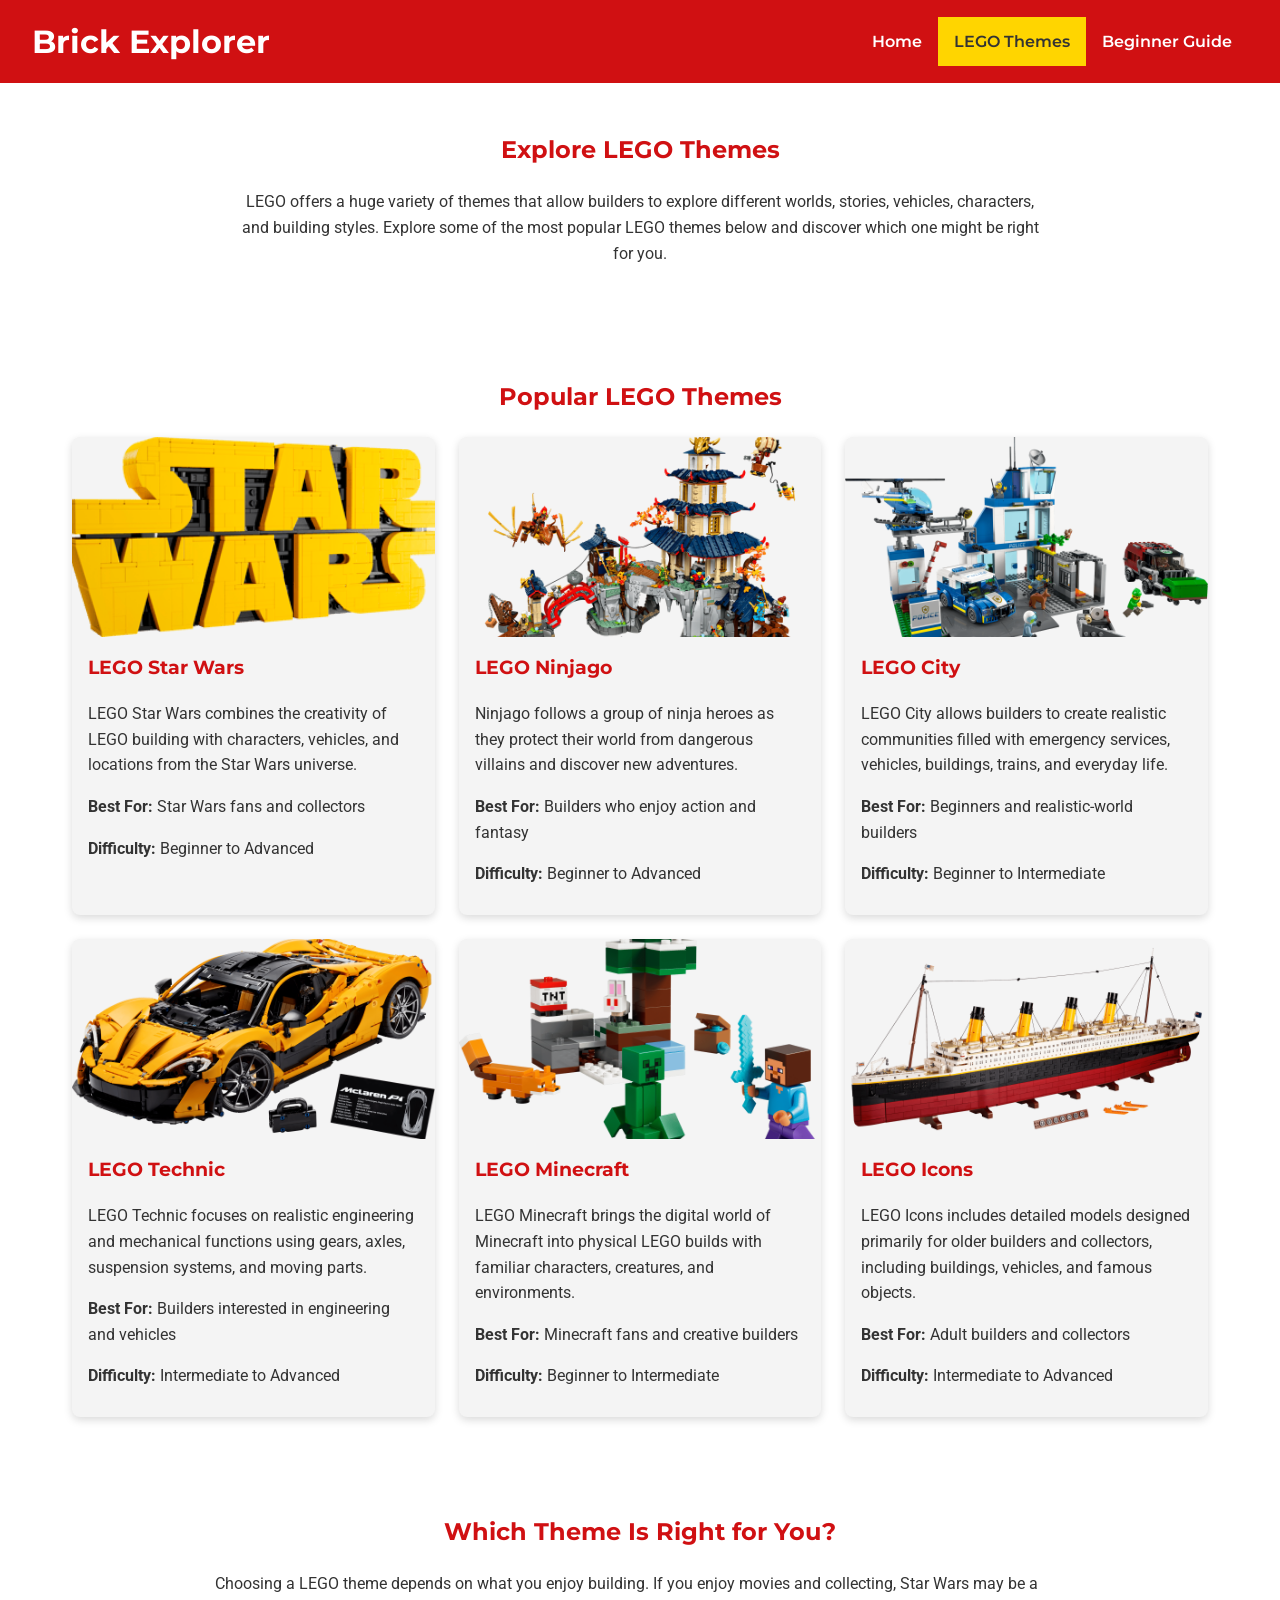
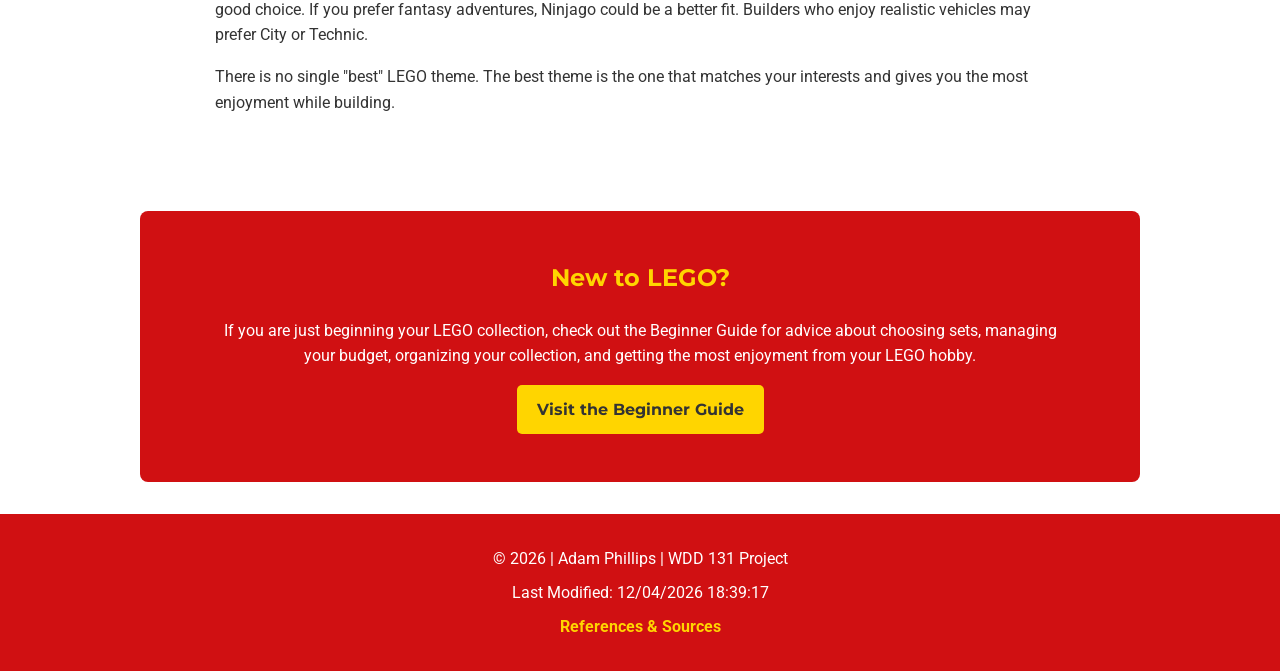
<file: project/themes.html>
<!DOCTYPE html>
<html lang="en-US">
<head>
    <meta charset="UTF-8">
    <meta name="viewport" content="width=device-width, initial-scale=1.0">

    <meta name="description" content="Explore popular LEGO themes including Star Wars, Ninjago, City, Technic, Minecraft, and Icons.">
    <meta name="author" content="Adam Phillips">

    <title>Brick Explorer | LEGO Themes</title>

    <!-- Google Fonts -->
    <link rel="preconnect" href="https://fonts.googleapis.com">
    <link rel="preconnect" href="https://fonts.gstatic.com" crossorigin>
    <link href="https://fonts.googleapis.com/css2?family=Montserrat:wght@600;700&family=Roboto:wght@400;500&display=swap" rel="stylesheet">

    <!-- CSS -->
    <link rel="stylesheet" href="project/lego.css">

    <!-- JavaScript -->
    <script src="project/lego.js" defer></script>
</head>

<body>

<header>

    <div class="logo">
        <h1>Brick Explorer</h1>
    </div>

    <button id="menu-button" aria-label="Open Navigation">
        ☰
    </button>

    <nav id="navigation">
        <ul>
            <li>
                <a href="homepage.html">Home</a>
            </li>

            <li>
                <a href="themes.html" class="active">LEGO Themes</a>
            </li>

            <li>
                <a href="beginner.html">Beginner Guide</a>
            </li>
        </ul>
    </nav>

</header>

<main>

    <!-- Page Introduction -->

    <section class="page-introduction">

        <h2>Explore LEGO Themes</h2>

        <p>
            LEGO offers a huge variety of themes that allow builders to
            explore different worlds, stories, vehicles, characters, and
            building styles. Explore some of the most popular LEGO themes
            below and discover which one might be right for you.
        </p>

    </section>


    <!-- Theme Cards -->

    <section class="themes">

        <h2>Popular LEGO Themes</h2>

        <div class="theme-grid">

            <!-- Star Wars -->

            <article class="theme-card">

                <img src="project/starwars.png" alt="LEGO Star Wars starship" loading="lazy">

                <div class="theme-card-content">

                    <h3>LEGO Star Wars</h3>

                    <p>
                        LEGO Star Wars combines the creativity of LEGO
                        building with characters, vehicles, and locations
                        from the Star Wars universe.
                    </p>

                    <p>
                        <strong>Best For:</strong>
                        Star Wars fans and collectors
                    </p>

                    <p>
                        <strong>Difficulty:</strong>
                        Beginner to Advanced
                    </p>

                </div>

            </article>


            <!-- Ninjago -->

            <article class="theme-card">

                <img src="project/ninjago.png" alt="LEGO Ninjago ninja characters and vehicles" loading="lazy">

                <div class="theme-card-content">

                    <h3>LEGO Ninjago</h3>

                    <p>
                        Ninjago follows a group of ninja heroes as they
                        protect their world from dangerous villains and
                        discover new adventures.
                    </p>

                    <p>
                        <strong>Best For:</strong>
                        Builders who enjoy action and fantasy
                    </p>

                    <p>
                        <strong>Difficulty:</strong>
                        Beginner to Advanced
                    </p>

                </div>

            </article>


            <!-- City -->

            <article class="theme-card">

                <img src="project/city.png" alt="LEGO City buildings and vehicles" loading="lazy">

                <div class="theme-card-content">

                    <h3>LEGO City</h3>

                    <p>
                        LEGO City allows builders to create realistic
                        communities filled with emergency services,
                        vehicles, buildings, trains, and everyday life.
                    </p>

                    <p>
                        <strong>Best For:</strong>
                        Beginners and realistic-world builders
                    </p>

                    <p>
                        <strong>Difficulty:</strong>
                        Beginner to Intermediate
                    </p>

                </div>

            </article>


            <!-- Technic -->

            <article class="theme-card">

                <img src="project/technic.png" alt="LEGO Technic vehicle with mechanical features" loading="lazy">

                <div class="theme-card-content">

                    <h3>LEGO Technic</h3>

                    <p>
                        LEGO Technic focuses on realistic engineering
                        and mechanical functions using gears, axles,
                        suspension systems, and moving parts.
                    </p>

                    <p>
                        <strong>Best For:</strong>
                        Builders interested in engineering and vehicles
                    </p>

                    <p>
                        <strong>Difficulty:</strong>
                        Intermediate to Advanced
                    </p>

                </div>

            </article>


            <!-- Minecraft -->

            <article class="theme-card">

                <img src="project/minecraft.png" alt="LEGO Minecraft build" loading="lazy">

                <div class="theme-card-content">

                    <h3>LEGO Minecraft</h3>

                    <p>
                        LEGO Minecraft brings the digital world of
                        Minecraft into physical LEGO builds with
                        familiar characters, creatures, and environments.
                    </p>

                    <p>
                        <strong>Best For:</strong>
                        Minecraft fans and creative builders
                    </p>

                    <p>
                        <strong>Difficulty:</strong>
                        Beginner to Intermediate
                    </p>

                </div>

            </article>


            <!-- Icons -->

            <article class="theme-card">

                <img src="project/icons.png" alt="Detailed LEGO Icons display model" loading="lazy">

                <div class="theme-card-content">

                    <h3>LEGO Icons</h3>

                    <p>
                        LEGO Icons includes detailed models designed
                        primarily for older builders and collectors,
                        including buildings, vehicles, and famous
                        objects.
                    </p>

                    <p>
                        <strong>Best For:</strong>
                        Adult builders and collectors
                    </p>

                    <p>
                        <strong>Difficulty:</strong>
                        Intermediate to Advanced
                    </p>

                </div>

            </article>

        </div>

    </section>


    <!-- Choosing a Theme -->

    <section class="choose-theme">

        <h2>Which Theme Is Right for You?</h2>

        <p>
            Choosing a LEGO theme depends on what you enjoy building.
            If you enjoy movies and collecting, Star Wars may be a good
            choice. If you prefer fantasy adventures, Ninjago could be
            a better fit. Builders who enjoy realistic vehicles may
            prefer City or Technic.
        </p>

        <p>
            There is no single "best" LEGO theme. The best theme is the
            one that matches your interests and gives you the most
            enjoyment while building.
        </p>

    </section>


    <!-- Beginner Recommendation -->

    <section class="theme-recommendation">

        <h2>New to LEGO?</h2>

        <p>
            If you are just beginning your LEGO collection, check out
            the Beginner Guide for advice about choosing sets, managing
            your budget, organizing your collection, and getting the
            most enjoyment from your LEGO hobby.
        </p>

        <a href="beginner.html" class="button">
            Visit the Beginner Guide
        </a>

    </section>

</main>


<footer>

    <p>
        &copy;
        <span id="currentyear"></span>
        | Adam Phillips | WDD 131 Project
    </p>

    <p id="lastModified"></p>
    
    <p>
     <a href="references.html" class="footer-link">
        References & Sources
    </a>
    </p>

</footer>

</body>
</html>
</file>
<file: styles/base.css>
* {
    margin: 0;
    padding: 0;
    box-sizing: border-box;
}

body {
    font-family: "Josefin Sans", sans-serif;
    background: #f4f4f4;
    color: #222;
    font-size: 20px;

}

main {
    width: 1000px;
    margin: 20px auto;
}
main h1{
    text-align: center;
}

header {
    background: #12395d;
    color: white;
    text-align: center;
    padding: 20px;
}

header h1 {
    font-size: 30px;
    font-weight: 400;
}

nav {
    background: #222;
}

nav ul {
    display: flex;
    justify-content: space-around;
    list-style: none;
}

nav a {
    display: block;
    color: white;
    text-decoration: none;
    padding: 15px;
    font-weight: 500;
}

nav a:hover {
    background: #444;
}


h2 {
    text-align: center;
    margin: 30px 0;
    font-size: 40px;
    font-weight: 400;
}

.content {
    display: grid;
    grid-template-columns: 2fr 1fr;
    gap: 20px;
    align-items: start;
}


.card {
    background: white;
    border: 1px solid #bbb;
    border-radius: 10px;
    overflow: hidden;
}

.card h2 {
    background: #12395d;
    color: white;
    text-align: center;
    padding: 12px;
    font-size: 30px;
}


.about {
    display: flex;
    padding: 20px;
    gap: 20px;
}

.about img {
    width: 150px;
    height: auto;
}


.state {
    display: flex;
    padding: 20px;
    gap: 20px;
    align-items: center;
}

.state img {
    width: 150px;
    border: 1px solid #999;
}

.state h3 {
    text-align: center;
    margin-bottom: 15px;
    font-size: 22px;
}


.resources {
    padding: 20px;
}

.resources ul {
    padding-left: 25px;
}

.resources li {
    margin-bottom: 15px;
}

.resources a {
    color: blue;
}


footer {
    background: #12395d;
    color: white;
    text-align: center;
    padding: 20px;
    margin-top: 30px;
}

footer p {
    margin: 5px;
}

.last-modified {
    color: gold;
    font-size: .9rem;
}
</file>
<file: styles/filtered-temples.css>
body {

    margin: 0;
    font-family: "Josefin Sans", sans-serif;

}


header {

    background-color: #12395d;
    color: white;

    display: flex;
    justify-content: space-between;
    align-items: center;

    padding: 15px;

}



h1 {

    margin: 0;

}



#menu {

    background: none;
    border: none;

    color: white;

    font-size: 2rem;

}



nav {

    display: none;

    width: 100%;

}



nav.open {

    display: block;

}

nav a:hover{
    background-color:gray;
}

nav a {

    display: block;

    color: white;

    text-decoration: none;

    padding: 10px;

}



main {

    text-align: center;

}



.gallery {

    display: grid;

    grid-template-columns: 1fr;

    gap: 20px;

    padding: 20px;

}



figure {

    margin: 0;

    background-color: #eeeeee;

    padding: 15px;

}



img {

    width: 100%;

    max-width: 350px;

}



figcaption {

    font-size: 1rem;

}



footer {
    background: #12395d;
    
    color: white;
  
    text-align: center;
    padding: 20px;
    margin-top: 30px;
}





.last-modified {
    color: gold;
    font-size: .9rem;
}
</file>
<file: styles/filtered-temples-large.css>
@media screen and (min-width: 700px) {


#menu {

    display:none;

}



header {

    display:flex;

}



nav {

    display:flex;

    width:auto;

}



nav a {

    padding:15px;

}



.gallery {

    grid-template-columns:
    repeat(3, 1fr);

}



}
</file>
<file: styles/form.css>
*{
margin:0;
padding:0;
box-sizing:border-box;
font-family: "Josefin Sans", sans-serif;
}

body{
background:#f4f4f4;
color:#222;
line-height:1.5;
}

header{
background:#12395d;
color:white;
padding:1rem;
text-align:center;
}

main{
max-width:700px;
margin:2rem auto;
background:white;
padding:2rem;
border-radius:10px;
box-shadow:0 0 10px rgba(0,0,0,.15);
}

form{
display:flex;
flex-direction:column;
gap:1rem;
}

label{
font-weight:bold;
}

input,
select,
textarea{
padding:.75rem;
font-size:1rem;
}

fieldset{
padding:1rem;
}

input[type="submit"]{
background:#12395d;
color:white;
border:none;
cursor:pointer;
padding:1rem;
font-size:1rem;
}

input[type="submit"]:hover{
background:#12395d;
}

footer{
text-align:center;
padding:1rem;
margin-top:2rem;
background:#12395d;
color:white;
}

.last-modified {
    color: gold;
    font-size: .9rem;
}

@media screen and (min-width: 768px) {

    main {
        max-width: 700px;
        margin: 2rem auto;
    }

    form {
        gap: 1.5rem;
    }

    fieldset {
        padding: 1.5rem;
    }

    input,
    select,
    textarea {
        font-size: 1rem;
    }
}
</file>
<file: styles/place.css>
:root{
    --navyblue: #12395d;
    --white: white;
    --gray: #eeeeee;
}

body{
    margin:0;
    font-family: "Josefin Sans", sans-serif;
    background:var(--gray);
}

header{
    background:var(--navyblue);
    color:var(--white);
    text-align:center;
    padding:20px;
}

img{
    width:100%;
    display:block;
}

section{
    background:white;
    margin:20px;
    padding:20px;
}

h2{
    text-align:center;
}

.weather-icon{
    display:block;
    width:60px;
    margin:auto;
}

footer{
    background:var(--navyblue);
    color:white;
    text-align:center;
    padding:15px;
}

.last-modified {
    color: gold;
    font-size: .9rem;
}
</file>
<file: styles/place-large.css>
@media screen and (min-width:768px){

main{

    display:grid;

    grid-template-columns:1fr 1fr;

}

picture{

    grid-column:1 / 3;

}

.weather h2::after{

    content:" ⛅";

}

.weather-icon{

    display:none;

}

}
</file>
<file: styles/temples.css>
body{
    margin:0;
    font-family: "Josefin Sans", sans-serif;
}

header{
    background-color:#12395d;
    color:white;
    display: flex;
    justify-content: space-between;
    align-items: center;
    padding: 15px 20px;
}

#menu{
    font-size:24px;
    background:none;
    border:none;
    color:white;
    cursor:pointer;
}

nav{
    display:none;
}

nav.open{
    display:block;
}

nav a{
    display:block;
    color:white;
    text-decoration:none;
    padding:10px;
}

nav a:hover{
    background-color:gray;
}

main{
    text-align:center;
}

.gallery{
    display:grid;
    grid-template-columns:1fr;
    gap:20px;
    padding:20px;
}

figure{
    margin:0;
}

img{
    width:100%;
    max-width:300px;
}

footer {
    background: #12395d;
    color: white;
    text-align: center;
    padding: 20px;
    margin-top: 30px;
}

footer p {
    margin: 5px;
}

.last-modified {
    color: gold;
    font-size: .9rem;
}
</file>
<file: styles/temples-large.css>
@media screen and (min-width:700px){

#menu{
    display:none;
}

nav{
    display:flex;
    gap: 20px;
}

nav a{
    color: white;
    text-decoration: none;
    padding:15px;
}

.gallery{

    grid-template-columns:
    repeat(3,1fr);

}

nav a:hover {
    background-color: gray;
}

}
</file>
<file: project/project/lego.css>
* {
    box-sizing: border-box;
}

body {
    margin: 0;
    font-family: "Roboto", sans-serif;
    color: #333333;
    background-color: #ffffff;
    line-height: 1.6;
}

img {
    max-width: 100%;
    height: auto;
    display: block;
}

h1,
h2,
h3 {
    font-family: "Montserrat", sans-serif;
}

h2 {
    color: #D01012;
}

a {
    color: inherit;
}


/* ========================================
   HEADER
======================================== */

header {
    background-color: #D01012;
    color: #ffffff;
    padding: 1rem;
    display: flex;
    flex-wrap: wrap;
    align-items: center;
    justify-content: space-between;
}

.logo h1 {
    margin: 0;
    font-size: 1.8rem;
}


/* ========================================
   MOBILE NAVIGATION
======================================== */

#menu-button {
    background: none;
    border: none;
    color: #ffffff;
    font-size: 2rem;
    cursor: pointer;
}

#navigation {
    display: none;
    width: 100%;
}

#navigation.open {
    display: block;
}

#navigation ul {
    list-style: none;
    padding: 0;
    margin: 1rem 0 0;
}

#navigation li {
    margin: 0;
}

#navigation a {
    display: block;
    color: #ffffff;
    text-decoration: none;
    padding: 0.75rem;
    font-family: "Montserrat", sans-serif;
    font-weight: 600;
    text-align: center;
}

#navigation a:hover,
#navigation a.active {
    background-color: #FFD500;
    color: #333333;
}


/* ========================================
   MAIN CONTENT
======================================== */

main {
    max-width: 1200px;
    margin: 0 auto;
}

section {
    padding: 2rem 1rem;
}

section h2 {
    text-align: center;
    margin-top: 0;
}


/* ========================================
   HERO
======================================== */

.hero {
    position: relative;
    padding: 0;
    margin-bottom: 2rem;
}

.hero img {
    width: 100%;
    min-height: 350px;
    object-fit: cover;
}

.hero-text {
    background-color: rgba(0, 0, 0, 0.75);
    color: #ffffff;
    padding: 1.5rem;
}

.hero-text h2 {
    color: #FFD500;
    margin-top: 0;
}

.hero-text p {
    margin-bottom: 1.5rem;
}


/* ========================================
   BUTTONS
======================================== */

.button {
    display: inline-block;
    background-color: #FFD500;
    color: #333333;
    text-decoration: none;
    font-family: "Montserrat", sans-serif;
    font-weight: 700;
    padding: 0.75rem 1.25rem;
    border-radius: 5px;
    transition: transform 0.2s ease, background-color 0.2s ease;
}

.button:hover {
    background-color: #ffffff;
    transform: translateY(-2px);
}


/* ========================================
   WELCOME SECTION
======================================== */

.welcome,
.history,
.benefits,
.theme-month,
.choose-theme,
.theme-recommendation {
    max-width: 1000px;
    margin: 0 auto;
}

.welcome p,
.history p,
.choose-theme p,
.theme-recommendation p {
    max-width: 850px;
    margin-left: auto;
    margin-right: auto;
}


/* ========================================
   FEATURED THEME CARDS
======================================== */

.card-container {
    display: grid;
    grid-template-columns: 1fr;
    gap: 1.5rem;
}

.card {
    background-color: #f4f4f4;
    border-radius: 8px;
    overflow: hidden;
    box-shadow: 0 3px 8px rgba(0, 0, 0, 0.15);
}

.card img {
    width: 100%;
    height: 220px;
    object-fit: cover;
}

.card h3,
.card p {
    margin-left: 1rem;
    margin-right: 1rem;
}

.card h3 {
    color: #D01012;
    margin-top: 1rem;
}


/* ========================================
   BENEFITS
======================================== */

.benefit-grid {
    display: grid;
    grid-template-columns: 1fr;
    gap: 1.5rem;
}

.benefit-grid div {
    padding: 1.5rem;
    border: 2px solid #FFD500;
    border-radius: 8px;
    background-color: #fafafa;
}

.benefit-grid h3 {
    color: #D01012;
    margin-top: 0;
}


/* ========================================
   THEME OF THE MONTH
======================================== */

.theme-month {
    text-align: center;
    background-color: #FFD500;
    border-radius: 8px;
    margin-top: 2rem;
    margin-bottom: 2rem;
}

.theme-month h2 {
    color: #333333;
}


/* ========================================
   CALL TO ACTION
======================================== */

.cta,
.theme-recommendation {
    text-align: center;
    background-color: #D01012;
    color: #ffffff;
    margin-top: 2rem;
    margin-bottom: 2rem;
    border-radius: 8px;
}

.cta h2,
.theme-recommendation h2 {
    color: #FFD500;
}


/* ========================================
   THEMES PAGE
======================================== */

.page-introduction {
    text-align: center;
    max-width: 900px;
    margin: 0 auto;
}

.page-introduction p {
    max-width: 800px;
    margin-left: auto;
    margin-right: auto;
}

.theme-grid {
    display: grid;
    grid-template-columns: 1fr;
    gap: 1.5rem;
}

.theme-card {
    background-color: #f4f4f4;
    border-radius: 8px;
    overflow: hidden;
    box-shadow: 0 3px 8px rgba(0, 0, 0, 0.15);
    transition: transform 0.2s ease, box-shadow 0.2s ease;
}

.theme-card:hover {
    transform: translateY(-5px);
    box-shadow: 0 6px 14px rgba(0, 0, 0, 0.2);
}

.theme-card img {
    width: 100%;
    height: 230px;
    object-fit: cover;
}

.theme-card-content {
    padding: 1rem;
}

.theme-card h3 {
    color: #D01012;
    margin-top: 0;
}

.theme-card p {
    margin-bottom: 0.75rem;
}


/* ========================================
   FOOTER
======================================== */

footer {
    background-color: #D01012;
    color: #ffffff;
    text-align: center;
    padding: 1.5rem 1rem;
    margin-top: 2rem;
}

footer p {
    margin: 0.5rem 0;
}


/* ========================================
   TABLET STYLES
======================================== */

@media screen and (min-width: 600px) {

    #menu-button {
        display: none;
    }

    #navigation {
        display: block;
        width: auto;
    }

    #navigation ul {
        display: flex;
        margin: 0;
    }

    #navigation a {
        padding: 0.75rem 1rem;
    }

    .hero-text {
        position: absolute;
        left: 2rem;
        bottom: 2rem;
        max-width: 500px;
        border-radius: 8px;
    }

    .card-container {
        grid-template-columns: repeat(2, 1fr);
    }

    .benefit-grid {
        grid-template-columns: repeat(2, 1fr);
    }

    .theme-grid {
        grid-template-columns: repeat(2, 1fr);
    }
}


/* ========================================
   DESKTOP STYLES
======================================== */

@media screen and (min-width: 900px) {

    header {
        padding: 1rem 2rem;
    }

    .logo h1 {
        font-size: 2rem;
    }

    section {
        padding: 3rem 2rem;
    }

    .card-container {
        grid-template-columns: repeat(3, 1fr);
    }

    .benefit-grid {
        grid-template-columns: repeat(3, 1fr);
    }

    .theme-grid {
        grid-template-columns: repeat(3, 1fr);
    }

    .theme-card img {
        height: 200px;
    }

    .hero img {
        height: 500px;
    }

    /* Beginner.html */
    .beginner-section {
        max-width: 900px;
        margin: 0 auto;
    }

    .beginner-section p {
        max-width: 800px;
        margin-left: auto;
        margin-right: auto;
    }

    /* Refernces.html */

    .references-introduction,
    .reference-section {
        max-width: 900px;
        margin: 0 auto;
    }

    .reference-section {
        background-color: #f4f4f4;
        margin-top: 1rem;
        margin-bottom: 1rem;
        padding: 1.5rem;
        border-radius: 8px;
        border-left: 5px solid #FFD500;
    }

    .reference-section h2 {
        text-align: left;
    }

    .reference-list {
        padding-left: 1.5rem;
    }

    .reference-list li {
        margin-bottom: 0.75rem;
    }

    .reference-list a {
        color: #D01012;
        font-weight: 500;
    }

    .reference-list a:hover {
        color: #333333;
    }

    .reference-note {
        border-left-color: #D01012;
    }

    .footer-link {
        color: #FFD500;
        font-weight: 700;
        text-decoration: none;
    }

    .footer-link:hover {
        color: #ffffff;
        text-decoration: underline;
    }
}
</file>
<file: project/project/siteplan.css>
body {
    font-family: 'Roboto', sans-serif;
    max-width: 900px;
    margin: auto;
    background: #ffffff;
    color: #333333;
    line-height: 1.6;
    padding: 20px;
}

header {
    background: #D01012;
    color: white;
    text-align: center;
    padding: 20px;
    border-radius: 10px;
}

h1, h2, h3 {
    font-family: 'Montserrat', sans-serif;
}

h2 {
    color: #D01012;
}

header h2 {
    color:white;
}

table {
    width: 100%;
    border-collapse: collapse;
    margin-top: 15px;
}

table, th, td {
    border: 1px solid #333;
}

th {
    background: #FFD500;
}

th, td {
    padding: 10px;
    text-align: left;
}

pre {
    background: #f4f4f4;
    padding: 15px;
    border-radius: 8px;
    overflow-x: auto;
}

footer {
    margin-top: 40px;
    text-align: center;
    background: #D01012;
    color: white;
    padding: 15px;
    border-radius: 10px;
}
</file>
